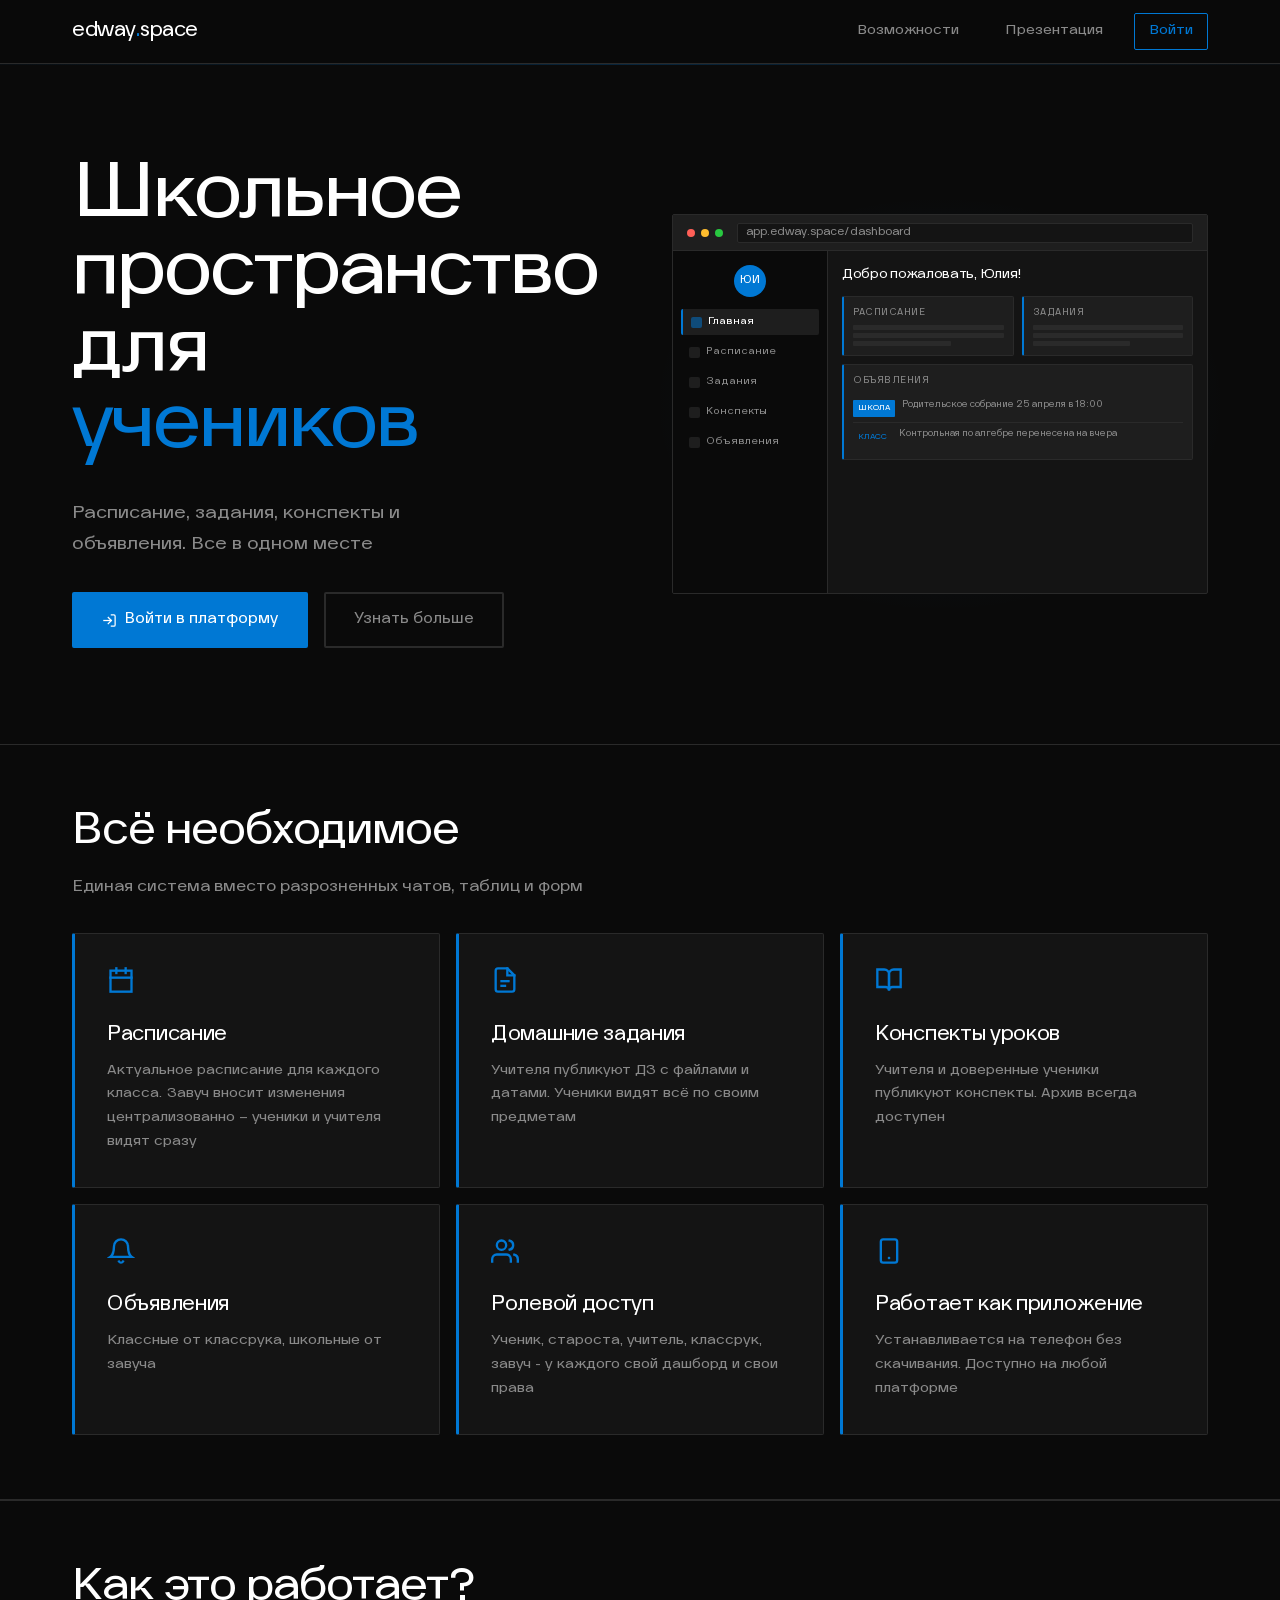
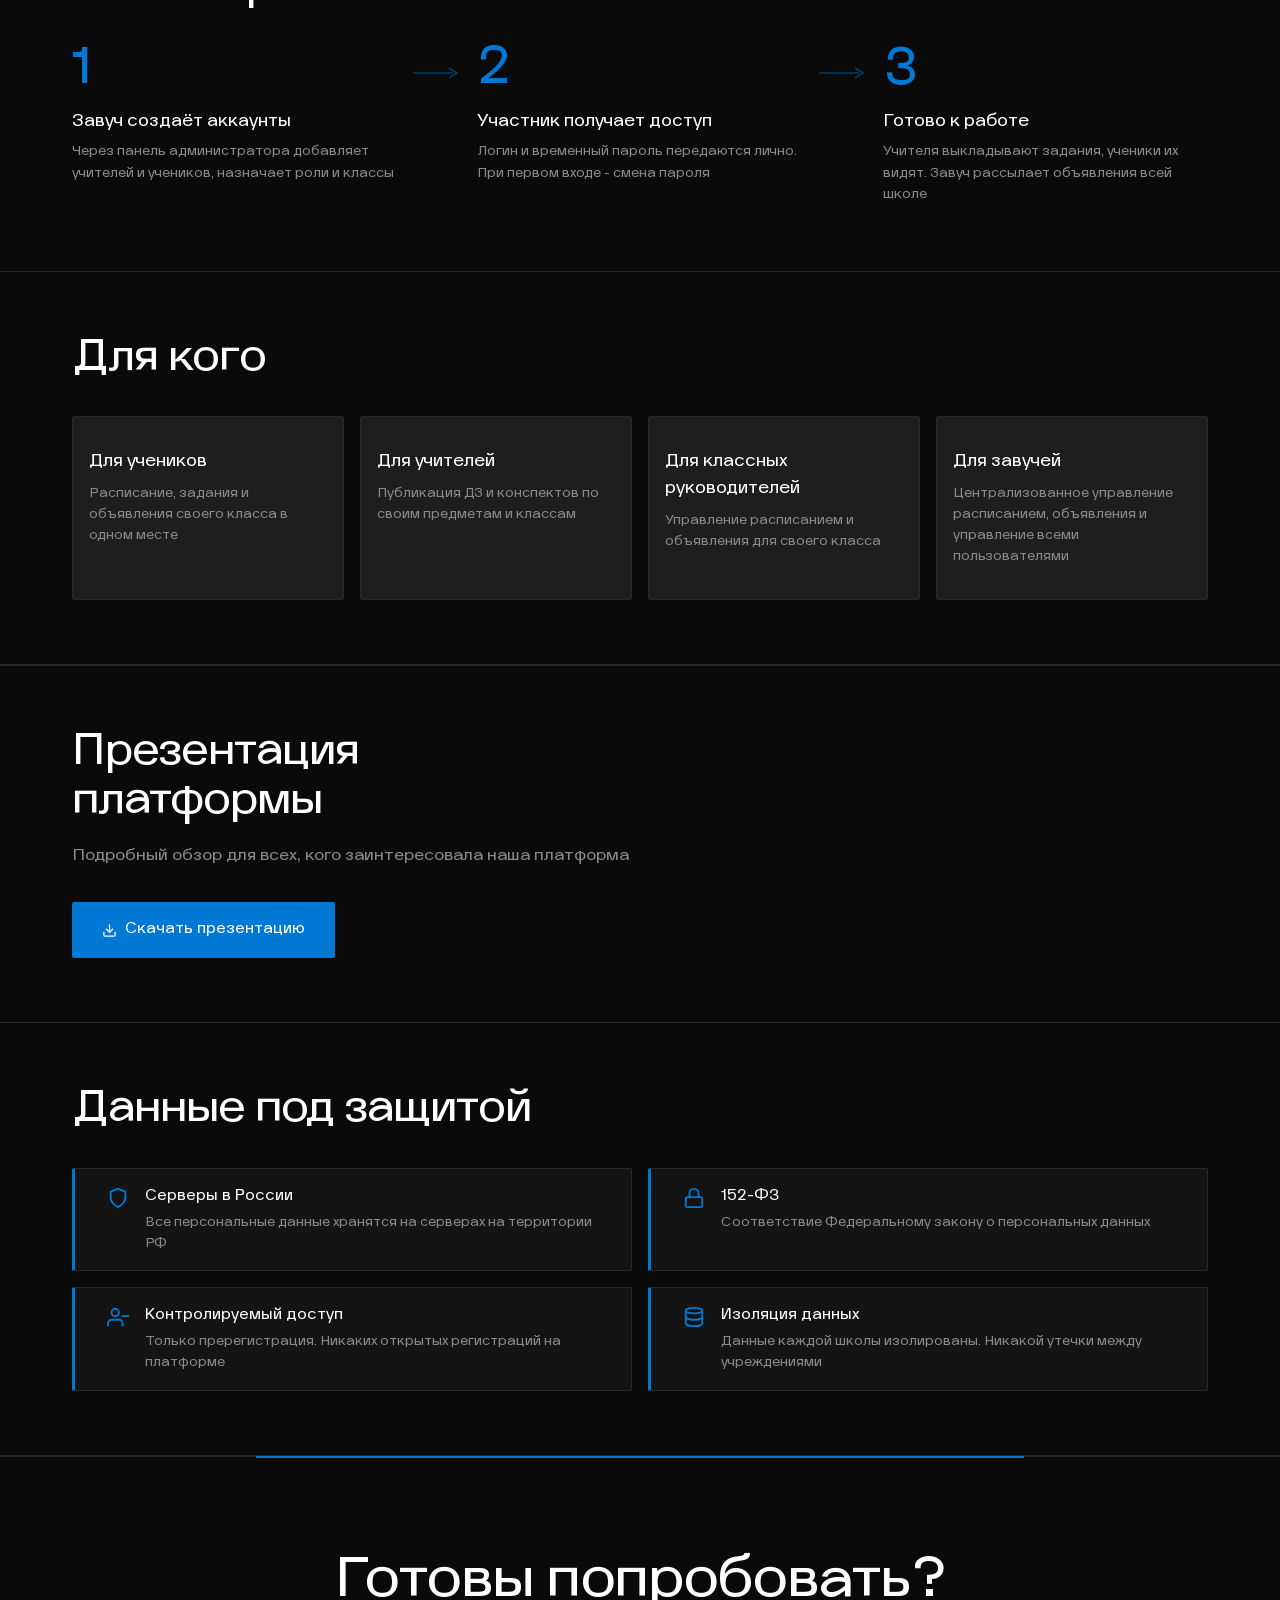
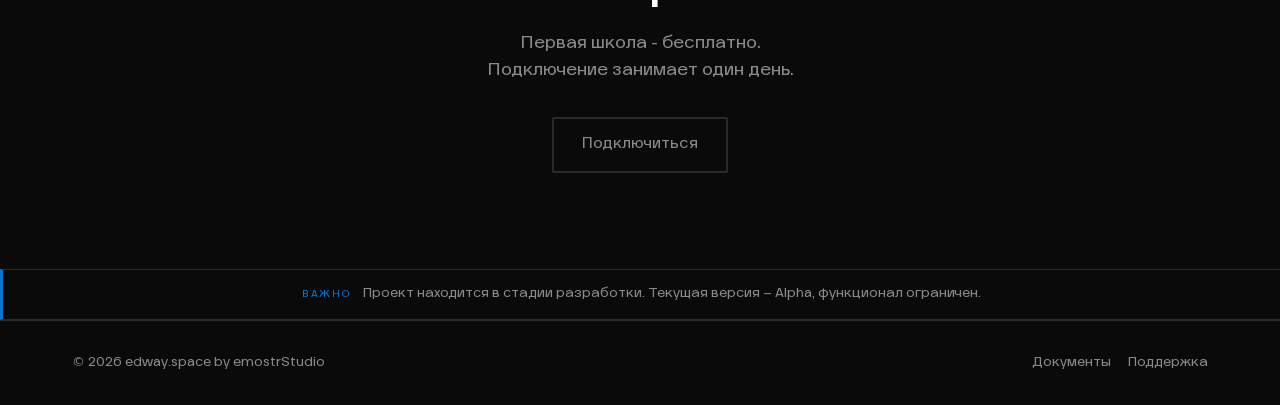
<file: index.html>
<!DOCTYPE html>
<html lang="ru">

<head>
    <meta charset="UTF-8">
    <meta name="viewport" content="width=device-width, initial-scale=1.0">
    <title>edway.space — единое школьное пространство</title>
    <meta name="description"
        content="Платформа для учеников, учителей и администрации. Расписание, домашние задания, объявления — всё в одном месте.">
    <link rel="icon" href="assets/pics/favicon.svg" type="image/svg+xml">
    <style>
        @font-face {
            font-family: 'Racama';
            src: url('assets/fonts/Racama-Regular.woff2') format('woff2');
            font-weight: 400 700;
            font-display: swap;
        }

        :root {
            --bg: #0a0a0a;
            --bg-card: #141414;
            --bg-secondary: #1e1e1e;
            --accent: #0078d4;
            --accent-dim: #005a9e;
            --accent-glow: rgba(0, 120, 212, 0.12);
            --text: #fff;
            --text-muted: #8a8a8a;
            --border: #2a2a2a;
            --radius: 2px;
            --sp-xs: 8px;
            --sp-sm: 16px;
            --sp-md: 32px;
            --sp-lg: 64px;
            --sp-xl: 96px;
            --container: 1200px;
        }

        *,
        *::before,
        *::after {
            box-sizing: border-box;
            margin: 0;
            padding: 0
        }

        html {
            scroll-behavior: smooth
        }

        body {
            background: var(--bg);
            color: var(--text);
            font-family: 'Racama', system-ui, sans-serif;
            font-size: 16px;
            line-height: 1.6;
            -webkit-font-smoothing: antialiased;
            overflow-x: hidden
        }

        a {
            color: inherit;
            text-decoration: none
        }

        .container {
            width: 100%;
            max-width: var(--container);
            margin-inline: auto;
            padding-inline: var(--sp-md)
        }

        .header {
            position: fixed;
            top: 0;
            left: 0;
            right: 0;
            z-index: 100;
            height: 64px;
            background: rgba(10, 10, 10, .88);
            backdrop-filter: blur(14px);
            -webkit-backdrop-filter: blur(14px);
            border-bottom: 1px solid var(--border)
        }

        .header__inner {
            display: flex;
            align-items: center;
            justify-content: space-between;
            height: 100%
        }

        .logo {
            font-size: 20px;
            font-weight: 700;
            letter-spacing: -.5px
        }

        .logo span {
            color: var(--accent)
        }

        .nav {
            display: flex;
            align-items: center;
            gap: var(--sp-sm)
        }

        .nav__link {
            font-size: 14px;
            font-weight: 600;
            color: var(--text-muted);
            padding: 6px 14px;
            border: 1px solid transparent;
            border-radius: var(--radius);
            transition: color .15s, border-color .15s, background .15s
        }

        .nav__link:hover {
            color: var(--text)
        }

        .nav__link--cta {
            color: var(--accent);
            border-color: var(--accent)
        }

        .nav__link--cta:hover {
            background: var(--accent);
            color: var(--text)
        }

        .reveal {
            opacity: 0;
            transform: translateY(28px);
            transition: opacity .7s cubic-bezier(.16, 1, .3, 1), transform .7s cubic-bezier(.16, 1, .3, 1)
        }

        .reveal.visible {
            opacity: 1;
            transform: none
        }

        .d1 {
            transition-delay: .1s
        }

        .d2 {
            transition-delay: .2s
        }

        .d3 {
            transition-delay: .3s
        }

        .d4 {
            transition-delay: .4s
        }

        .hero {
            padding-top: calc(64px + var(--sp-xl));
            padding-bottom: var(--sp-xl);
            position: relative;
            overflow: hidden
        }

        .hero::before {
            content: '';
            position: absolute;
            top: 64px;
            left: -10%;
            right: -10%;
            height: 1px;
            background: linear-gradient(90deg, transparent, var(--accent), transparent);
            opacity: .25
        }

        .hero__grid {
            display: grid;
            grid-template-columns: 1fr 1fr;
            gap: var(--sp-lg);
            align-items: center
        }

        .hero__eyebrow {
            display: inline-flex;
            align-items: center;
            gap: 8px;
            font-size: 11px;
            font-weight: 700;
            color: var(--accent);
            letter-spacing: 2px;
            text-transform: uppercase;
            margin-bottom: var(--sp-sm)
        }

        .hero__eyebrow::before {
            content: '';
            display: block;
            width: 20px;
            height: 1px;
            background: var(--accent)
        }

        .hero__heading {
            font-size: clamp(40px, 6vw, 80px);
            font-weight: 700;
            line-height: 1;
            letter-spacing: -2px;
            margin-bottom: var(--sp-md)
        }

        .ticker {
            display: inline-flex;
            vertical-align: bottom;
            overflow: hidden;
            height: 1em
        }

        #ticker-word {
            display: block;
            color: var(--accent);
            transition: transform .4s cubic-bezier(.16, 1, .3, 1), opacity .4s
        }

        #ticker-word.is-exiting {
            transform: translateY(-100%);
            opacity: 0
        }

        #ticker-word.is-entering {
            transform: translateY(100%);
            opacity: 0;
            transition: none
        }

        .hero__sub {
            font-size: 18px;
            color: var(--text-muted);
            max-width: 440px;
            margin-bottom: var(--sp-md);
            line-height: 1.7
        }

        .hero__actions {
            display: flex;
            gap: var(--sp-sm);
            flex-wrap: wrap
        }

        .btn {
            display: inline-flex;
            align-items: center;
            gap: 8px;
            padding: 14px 28px;
            font-family: inherit;
            font-size: 15px;
            font-weight: 600;
            border-radius: var(--radius);
            cursor: pointer;
            transition: all .15s;
            border: 2px solid var(--accent);
            background: var(--accent);
            color: var(--text)
        }

        .btn:hover {
            background: var(--accent-dim);
            border-color: var(--accent-dim)
        }

        .btn--outline {
            background: transparent;
            color: var(--text-muted);
            border-color: var(--border)
        }

        .btn--outline:hover {
            border-color: var(--accent);
            color: var(--text)
        }

        .hero__visual {
            position: relative;
            height: 380px
        }

        .hero__visual::after {
            content: '';
            position: absolute;
            inset: -20px;
            background: radial-gradient(ellipse at center, var(--accent-glow) 0%, transparent 70%);
            z-index: -1;
            pointer-events: none
        }

        .hero__screen {
            position: absolute;
            inset: 0;
            background: var(--bg-card);
            border: 1px solid var(--border);
            border-radius: var(--radius);
            overflow: hidden;
            display: flex;
            flex-direction: column
        }

        .screen__bar {
            height: 36px;
            background: var(--bg-secondary);
            border-bottom: 1px solid var(--border);
            display: flex;
            align-items: center;
            padding: 0 14px;
            gap: 6px;
            flex-shrink: 0
        }

        .dot {
            width: 8px;
            height: 8px;
            border-radius: 50%
        }

        .dot-r {
            background: #ff5f57
        }

        .dot-y {
            background: #febc2e
        }

        .dot-g {
            background: #28c840
        }

        .screen__url {
            flex: 1;
            height: 20px;
            background: var(--bg-card);
            border: 1px solid var(--border);
            border-radius: 2px;
            margin-left: 8px;
            padding: 0 8px;
            font-size: 11px;
            color: var(--text-muted);
            display: flex;
            align-items: center
        }

        .screen__body {
            flex: 1;
            display: flex;
            overflow: hidden
        }

        .screen__sb {
            width: 155px;
            background: var(--bg);
            border-right: 1px solid var(--border);
            padding: 14px 8px;
            flex-shrink: 0
        }

        .screen__av {
            width: 32px;
            height: 32px;
            border-radius: 50%;
            background: var(--accent);
            margin: 0 auto 12px;
            display: flex;
            align-items: center;
            justify-content: center;
            font-size: 11px;
            font-weight: 700
        }

        .sbn {
            height: 26px;
            border-radius: 2px;
            margin-bottom: 4px;
            display: flex;
            align-items: center;
            padding: 0 8px;
            gap: 6px;
            font-size: 10px;
            color: var(--text-muted)
        }

        .sbn--a {
            background: var(--bg-secondary);
            color: var(--text);
            border-left: 2px solid var(--accent)
        }

        .sbi {
            width: 11px;
            height: 11px;
            border-radius: 2px;
            background: var(--bg-secondary);
            flex-shrink: 0
        }

        .sbn--a .sbi {
            background: var(--accent);
            opacity: .5
        }

        .screen__main {
            flex: 1;
            padding: 14px;
            overflow: hidden
        }

        .sg {
            font-size: 13px;
            font-weight: 700;
            margin-bottom: 10px;
            letter-spacing: -.3px
        }

        .scr {
            display: grid;
            grid-template-columns: 1fr 1fr;
            gap: 8px;
            margin-bottom: 8px
        }

        .sc {
            background: var(--bg-secondary);
            border: 1px solid var(--border);
            border-left: 2px solid var(--accent);
            border-radius: 2px;
            padding: 9px
        }

        .sct {
            font-size: 9px;
            font-weight: 700;
            color: var(--text-muted);
            letter-spacing: .5px;
            margin-bottom: 5px
        }

        .scl {
            height: 5px;
            background: var(--border);
            border-radius: 1px;
            margin-bottom: 3px
        }

        .scl:last-child {
            width: 65%;
            margin: 0
        }

        .scw {
            background: var(--bg-secondary);
            border: 1px solid var(--border);
            border-left: 2px solid var(--accent);
            border-radius: 2px;
            padding: 9px
        }

        .san {
            display: flex;
            align-items: flex-start;
            gap: 7px;
            padding: 5px 0;
            border-bottom: 1px solid var(--border)
        }

        .san:last-child {
            border: none
        }

        .sbdg {
            font-size: 8px;
            font-weight: 700;
            padding: 2px 5px;
            background: var(--accent);
            color: #fff;
            border-radius: 1px;
            flex-shrink: 0;
            margin-top: 1px
        }

        .sat {
            font-size: 9px;
            color: var(--text-muted);
            line-height: 1.4
        }

        .stats {
            border-top: 1px solid var(--border);
            border-bottom: 1px solid var(--border);
            padding: var(--sp-md) 0
        }

        .stats__grid {
            display: grid;
            grid-template-columns: repeat(4, 1fr)
        }

        .stats__item {
            text-align: center;
            padding: var(--sp-sm);
            border-right: 1px solid var(--border)
        }

        .stats__item:last-child {
            border-right: none
        }

        .stats__num {
            display: block;
            font-size: 40px;
            font-weight: 700;
            color: var(--accent);
            letter-spacing: -1px;
            line-height: 1;
            margin-bottom: 4px
        }

        .stats__label {
            font-size: 13px;
            color: var(--text-muted)
        }

        section {
            padding-block: var(--sp-lg)
        }

        .section-label {
            display: block;
            font-size: 11px;
            font-weight: 700;
            color: var(--accent);
            letter-spacing: 2px;
            text-transform: uppercase;
            margin-bottom: var(--sp-xs)
        }

        .section-title {
            font-size: clamp(28px, 4vw, 44px);
            font-weight: 700;
            letter-spacing: -1px;
            margin-bottom: var(--sp-sm);
            line-height: 1.1
        }

        .section-sub {
            font-size: 16px;
            color: var(--text-muted);
            max-width: 560px;
            line-height: 1.7
        }

        .section-divider {
            border: none;
            border-top: 1px solid var(--border)
        }

        .features__grid {
            display: grid;
            grid-template-columns: repeat(3, 1fr);
            gap: var(--sp-sm);
            margin-top: var(--sp-md)
        }

        .card {
            background: var(--bg-card);
            border: 1px solid var(--border);
            border-radius: var(--radius);
            padding: var(--sp-md);
            transition: border-color .2s
        }

        .card:hover {
            border-color: rgba(0, 120, 212, .4)
        }

        .card--accent {
            border-left: 3px solid var(--accent)
        }

        .card__icon {
            color: var(--accent);
            margin-bottom: var(--sp-sm)
        }

        .card__title {
            font-size: 20px;
            font-weight: 700;
            margin-bottom: var(--sp-xs);
            letter-spacing: -.3px
        }

        .card__text {
            font-size: 14px;
            color: var(--text-muted);
            line-height: 1.7
        }

        .how {
            background: var(--bg);
            border-top: 1px solid var(--border);
            border-bottom: 1px solid var(--border)
        }

        .how__steps {
            display: flex;
            align-items: flex-start;
            margin-top: var(--sp-md)
        }

        .how__step {
            flex: 1
        }

        .how__num {
            display: block;
            font-size: 52px;
            font-weight: 700;
            color: var(--accent);
            letter-spacing: -2px;
            line-height: 1
        }

        .how__title {
            font-size: 17px;
            font-weight: 700;
            margin-top: 12px;
            margin-bottom: 6px
        }

        .how__text {
            font-size: 13px;
            color: var(--text-muted);
            line-height: 1.65
        }

        .how__connector {
            flex-shrink: 0;
            display: flex;
            align-items: flex-start;
            padding-top: 20px;
            opacity: .45;
            margin-inline: var(--sp-sm)
        }

        .roles__grid {
            display: grid;
            grid-template-columns: repeat(4, 1fr);
            gap: var(--sp-sm);
            margin-top: var(--sp-md)
        }

        .role-card {
            background: var(--bg-secondary);
            border: 1px solid var(--border);
            border-radius: var(--radius);
            padding: var(--sp-md) var(--sp-sm);
            transition: border-color .2s
        }

        .role-card:hover {
            border-color: var(--accent)
        }

        .role-card__label {
            display: block;
            font-size: 11px;
            font-weight: 700;
            color: var(--accent);
            letter-spacing: 1.5px;
            margin-bottom: var(--sp-sm)
        }

        .role-card__title {
            font-size: 17px;
            font-weight: 700;
            margin-bottom: var(--sp-xs)
        }

        .role-card__text {
            font-size: 13px;
            color: var(--text-muted);
            line-height: 1.6
        }

        .presentation {
            background: var(--bg);
            border-top: 1px solid var(--border);
            border-bottom: 1px solid var(--border)
        }



        .pres__meta {
            display: flex;
            gap: var(--sp-sm);
            flex-wrap: wrap;
            margin-top: var(--sp-md)
        }

        .meta-tag {
            font-size: 12px;
            color: var(--text-muted);
            background: var(--bg-secondary);
            border: 1px solid var(--border);
            padding: 4px 10px;
            border-radius: 2px
        }

        .pres__actions {
            display: flex;
            gap: var(--sp-sm);
            margin-top: var(--sp-md);
            flex-wrap: wrap
        }

        .security__grid {
            display: grid;
            grid-template-columns: 1fr 1fr;
            gap: var(--sp-sm);
            margin-top: var(--sp-md)
        }

        .sec-card {
            display: flex;
            gap: var(--sp-sm);
            align-items: flex-start;
            background: var(--bg-card);
            border: 1px solid var(--border);
            border-left: 3px solid var(--accent);
            border-radius: var(--radius);
            padding: var(--sp-sm) var(--sp-md)
        }

        .sec-card__icon {
            color: var(--accent);
            flex-shrink: 0;
            margin-top: 2px
        }

        .sec-card__title {
            font-size: 15px;
            font-weight: 700;
            margin-bottom: 4px
        }

        .sec-card__text {
            font-size: 13px;
            color: var(--text-muted);
            line-height: 1.6
        }

        .cta {
            text-align: center;
            padding-block: var(--sp-xl);
            border-top: 1px solid var(--border);
            position: relative
        }

        .cta::before {
            content: '';
            position: absolute;
            top: -1px;
            left: 20%;
            right: 20%;
            height: 2px;
            background: var(--accent)
        }

        .cta__heading {
            font-size: clamp(32px, 5vw, 56px);
            font-weight: 700;
            letter-spacing: -1.5px;
            line-height: 1.1;
            margin-bottom: var(--sp-sm)
        }

        .cta__sub {
            font-size: 17px;
            color: var(--text-muted);
            max-width: 440px;
            margin: 0 auto var(--sp-md);
            line-height: 1.6
        }

        .cta__actions {
            display: flex;
            gap: var(--sp-sm);
            justify-content: center;
            flex-wrap: wrap
        }

        .cta__note {
            margin-top: var(--sp-sm);
            font-size: 13px;
            color: var(--text-muted)
        }

        .alpha-notice {
            background: var(--bg);
            border-top: 1px solid var(--border);
            border-bottom: 1px solid var(--border);
            border-left: 3px solid var(--accent);
            padding: 14px 32px;
            font-size: 13px;
            color: var(--text-muted);
            text-align: center
        }

        .alpha-notice__label {
            font-size: 10px;
            font-weight: 700;
            color: var(--accent);
            letter-spacing: 1.5px;
            margin-right: 10px
        }

        .footer {
            padding-block: var(--sp-md);
            border-top: 1px solid var(--border)
        }

        .footer__inner {
            display: flex;
            align-items: center;
            justify-content: space-between;
            flex-wrap: wrap;
            gap: var(--sp-sm)
        }

        .footer__copy {
            font-size: 13px;
            color: var(--text-muted)
        }

        .footer__nav {
            display: flex;
            gap: var(--sp-sm)
        }

        .footer__link {
            font-size: 13px;
            color: var(--text-muted);
            transition: color .15s
        }

        .footer__link:hover {
            color: var(--text)
        }

        @media(max-width:900px) {
            .hero__grid {
                grid-template-columns: 1fr
            }

            .hero__visual {
                display: none
            }


            .roles__grid {
                grid-template-columns: 1fr 1fr
            }

            .stats__grid {
                grid-template-columns: 1fr 1fr
            }

            .stats__item:nth-child(2) {
                border-right: none
            }

            .stats__item:nth-child(3) {
                border-top: 1px solid var(--border)
            }

            .stats__item:nth-child(4) {
                border-top: 1px solid var(--border);
                border-right: none
            }
        }

        @media(max-width:640px) {
            :root {
                --sp-lg: 48px;
                --sp-xl: 64px
            }

            .container {
                padding-inline: var(--sp-sm)
            }

            .features__grid,
            .security__grid {
                grid-template-columns: 1fr
            }

            .roles__grid {
                grid-template-columns: 1fr
            }

            .how__steps {
                flex-direction: column;
                gap: var(--sp-md)
            }

            .how__connector {
                display: none
            }

            .footer__inner {
                flex-direction: column;
                align-items: flex-start
            }

            .nav__link:not(.nav__link--cta) {
                display: none
            }
        }
    </style>
</head>

<body>

    <header class="header">
        <div class="container header__inner">
            <a href="/" class="logo">edway<span>.</span>space</a>
            <nav class="nav">
                <a href="#features" class="nav__link">Возможности</a>
                <a href="#presentation" class="nav__link">Презентация</a>
                <a href="https://app.edway.space/login" class="nav__link nav__link--cta">Войти</a>
            </nav>
        </div>
    </header>

    <section class="hero">
        <div class="container">
            <div class="hero__grid">
                <div>
                    <h1 class="hero__heading reveal d1">
                        Школьное<br>пространство<br>для
                        <span class="ticker"><span id="ticker-word">учеников</span></span>
                    </h1>
                    <p class="hero__sub reveal d2">Расписание, задания, конспекты и объявления. Все в одном месте</p>
                    <div class="hero__actions reveal d3">
                        <a href="https://app.edway.space" class="btn">
                            <svg width="15" height="15" viewBox="0 0 24 24" fill="none" stroke="currentColor"
                                stroke-width="2" stroke-linecap="square">
                                <path d="M15 3h4a2 2 0 0 1 2 2v14a2 2 0 0 1-2 2h-4" />
                                <polyline points="10 17 15 12 10 7" />
                                <line x1="15" y1="12" x2="3" y2="12" />
                            </svg>
                            Войти в платформу
                        </a>
                        <a href="#features" class="btn btn--outline">Узнать больше</a>
                    </div>
                </div>

                <div class="hero__visual reveal d2">
                    <div class="hero__screen">
                        <div class="screen__bar">
                            <div class="dot dot-r"></div>
                            <div class="dot dot-y"></div>
                            <div class="dot dot-g"></div>
                            <div class="screen__url">app.edway.space/dashboard</div>
                        </div>
                        <div class="screen__body">
                            <div class="screen__sb">
                                <div class="screen__av">ЮИ</div>
                                <div class="sbn sbn--a">
                                    <div class="sbi"></div>Главная
                                </div>
                                <div class="sbn">
                                    <div class="sbi"></div>Расписание
                                </div>
                                <div class="sbn">
                                    <div class="sbi"></div>Задания
                                </div>
                                <div class="sbn">
                                    <div class="sbi"></div>Конспекты
                                </div>
                                <div class="sbn">
                                    <div class="sbi"></div>Объявления
                                </div>
                            </div>
                            <div class="screen__main">
                                <div class="sg">Добро пожаловать, Юлия!</div>
                                <div class="scr">
                                    <div class="sc">
                                        <div class="sct">РАСПИСАНИЕ</div>
                                        <div class="scl"></div>
                                        <div class="scl"></div>
                                        <div class="scl"></div>
                                    </div>
                                    <div class="sc">
                                        <div class="sct">ЗАДАНИЯ</div>
                                        <div class="scl"></div>
                                        <div class="scl"></div>
                                        <div class="scl"></div>
                                    </div>
                                </div>
                                <div class="scw">
                                    <div class="sct">ОБЪЯВЛЕНИЯ</div>
                                    <div class="san">
                                        <div class="sbdg">ШКОЛА</div>
                                        <div class="sat">Родительское собрание 25 апреля в 18:00</div>
                                    </div>
                                    <div class="san">
                                        <div class="sbdg" style="background:var(--bg-secondary);color:var(--accent)">
                                            КЛАСС</div>
                                        <div class="sat">Контрольная по алгебре перенесена на вчера</div>
                                    </div>
                                </div>
                            </div>
                        </div>
                    </div>
                </div>
            </div>
        </div>
    </section>

    <hr class="section-divider">


    <section id="features">
        <div class="container">
            <h2 class="section-title reveal">Всё необходимое</h2>
            <p class="section-sub reveal">Единая система вместо разрозненных чатов, таблиц и форм</p>
            <div class="features__grid">
                <article class="card card--accent reveal d1">
                    <div class="card__icon"><svg width="28" height="28" viewBox="0 0 24 24" fill="none"
                            stroke="currentColor" stroke-width="2" stroke-linecap="square">
                            <rect x="3" y="4" width="18" height="18" />
                            <line x1="16" y1="2" x2="16" y2="6" />
                            <line x1="8" y1="2" x2="8" y2="6" />
                            <line x1="3" y1="10" x2="21" y2="10" />
                        </svg></div>
                    <h3 class="card__title">Расписание</h3>
                    <p class="card__text">Актуальное расписание для каждого класса. Завуч вносит изменения
                        централизованно — ученики и учителя
                        видят сразу</p>
                </article>
                <article class="card card--accent reveal d2">
                    <div class="card__icon"><svg width="28" height="28" viewBox="0 0 24 24" fill="none"
                            stroke="currentColor" stroke-width="2" stroke-linecap="square">
                            <path d="M14 2H6a2 2 0 0 0-2 2v16a2 2 0 0 0 2 2h12a2 2 0 0 0 2-2V8z" />
                            <polyline points="14 2 14 8 20 8" />
                            <line x1="9" y1="13" x2="15" y2="13" />
                            <line x1="9" y1="17" x2="12" y2="17" />
                        </svg></div>
                    <h3 class="card__title">Домашние задания</h3>
                    <p class="card__text">Учителя публикуют ДЗ с файлами и датами. Ученики видят всё по своим
                        предметам</p>
                </article>
                <article class="card card--accent reveal d3">
                    <div class="card__icon"><svg width="28" height="28" viewBox="0 0 24 24" fill="none"
                            stroke="currentColor" stroke-width="2" stroke-linecap="square">
                            <path d="M2 3h6a4 4 0 0 1 4 4v14a3 3 0 0 0-3-3H2z" />
                            <path d="M22 3h-6a4 4 0 0 0-4 4v14a3 3 0 0 1 3-3h7z" />
                        </svg></div>
                    <h3 class="card__title">Конспекты уроков</h3>
                    <p class="card__text">Учителя и доверенные ученики публикуют конспекты. Архив всегда доступен</p>
                </article>
                <article class="card card--accent reveal d1">
                    <div class="card__icon"><svg width="28" height="28" viewBox="0 0 24 24" fill="none"
                            stroke="currentColor" stroke-width="2" stroke-linecap="square">
                            <path d="M18 8A6 6 0 0 0 6 8c0 7-3 9-3 9h18s-3-2-3-9" />
                            <path d="M13.73 21a2 2 0 0 1-3.46 0" />
                        </svg></div>
                    <h3 class="card__title">Объявления</h3>
                    <p class="card__text">Классные от классрука, школьные от завуча</p>
                </article>
                <article class="card card--accent reveal d2">
                    <div class="card__icon"><svg width="28" height="28" viewBox="0 0 24 24" fill="none"
                            stroke="currentColor" stroke-width="2" stroke-linecap="square">
                            <path d="M17 21v-2a4 4 0 0 0-4-4H5a4 4 0 0 0-4 4v2" />
                            <circle cx="9" cy="7" r="4" />
                            <path d="M23 21v-2a4 4 0 0 0-3-3.87" />
                            <path d="M16 3.13a4 4 0 0 1 0 7.75" />
                        </svg></div>
                    <h3 class="card__title">Ролевой доступ</h3>
                    <p class="card__text">Ученик, староста, учитель, классрук, завуч - у каждого свой дашборд и свои
                        права</p>
                </article>
                <article class="card card--accent reveal d3">
                    <div class="card__icon"><svg width="28" height="28" viewBox="0 0 24 24" fill="none"
                            stroke="currentColor" stroke-width="2" stroke-linecap="square">
                            <rect x="5" y="2" width="14" height="20" rx="2" ry="2" />
                            <line x1="12" y1="18" x2="12.01" y2="18" />
                        </svg></div>
                    <h3 class="card__title">Работает как приложение</h3>
                    <p class="card__text">Устанавливается на телефон без скачивания. Доступно на любой платформе</p>
                </article>
            </div>
        </div>
    </section>

    <hr class="section-divider">

    <section class="how">
        <div class="container">
            <h2 class="section-title reveal">Как это работает?</h2>
            <div class="how__steps">
                <div class="how__step reveal d1">
                    <span class="how__num">1</span>
                    <h3 class="how__title">Завуч создаёт аккаунты</h3>
                    <p class="how__text">Через панель администратора добавляет учителей и учеников, назначает роли и
                        классы</p>
                </div>
                <div class="how__connector" aria-hidden="true">
                    <svg width="48" height="16" viewBox="0 0 48 16" fill="none">
                        <line x1="0" y1="8" x2="40" y2="8" stroke="#0078d4" stroke-width="1.5" />
                        <polyline points="36,3 44,8 36,13" stroke="#0078d4" stroke-width="1.5" fill="none"
                            stroke-linejoin="miter" />
                    </svg>
                </div>
                <div class="how__step reveal d2">
                    <span class="how__num">2</span>
                    <h3 class="how__title">Участник получает доступ</h3>
                    <p class="how__text">Логин и временный пароль передаются лично. При первом входе - смена пароля</p>
                </div>
                <div class="how__connector" aria-hidden="true">
                    <svg width="48" height="16" viewBox="0 0 48 16" fill="none">
                        <line x1="0" y1="8" x2="40" y2="8" stroke="#0078d4" stroke-width="1.5" />
                        <polyline points="36,3 44,8 36,13" stroke="#0078d4" stroke-width="1.5" fill="none"
                            stroke-linejoin="miter" />
                    </svg>
                </div>
                <div class="how__step reveal d3">
                    <span class="how__num">3</span>
                    <h3 class="how__title">Готово к работе</h3>
                    <p class="how__text">Учителя выкладывают задания, ученики их видят. Завуч рассылает объявления всей
                        школе</p>
                </div>
            </div>
        </div>
    </section>

    <section>
        <div class="container">
            <h2 class="section-title reveal">Для кого</h2>
            <div class="roles__grid">
                <article class="role-card reveal d1">
                    <h3 class="role-card__title">Для учеников</h3>
                    <p class="role-card__text">Расписание, задания и объявления своего класса в одном месте</p>
                </article>
                <article class="role-card reveal d2">
                    <h3 class="role-card__title">Для учителей</h3>
                    <p class="role-card__text">Публикация ДЗ и конспектов по своим предметам и классам</p>
                </article>
                <article class="role-card reveal d3">
                    <h3 class="role-card__title">Для классных руководителей</h3>
                    <p class="role-card__text">Управление расписанием и объявления для своего класса</p>
                </article>
                <article class="role-card reveal d4">
                    <h3 class="role-card__title">Для завучей</h3>
                    <p class="role-card__text">Централизованное управление расписанием, объявления и управление всеми
                        пользователями</p>
                </article>
            </div>
        </div>
    </section>

    <hr class="section-divider">

    <section id="presentation" class="presentation">
        <div class="container">
            <div class="reveal">
                    <h2 class="section-title">Презентация<br>платформы</h2>
                    <p class="section-sub">Подробный обзор для всех, кого заинтересовала наша платформа</p>
                    <div class="pres__actions">
                        <a href="assets/edwayspace_pres.pptx" download class="btn">
                            <svg width="15" height="15" viewBox="0 0 24 24" fill="none" stroke="currentColor"
                                stroke-width="2" stroke-linecap="square">
                                <path d="M21 15v4a2 2 0 0 1-2 2H5a2 2 0 0 1-2-2v-4" />
                                <polyline points="7 10 12 15 17 10" />
                                <line x1="12" y1="15" x2="12" y2="3" />
                            </svg>
                            Скачать презентацию
                        </a>
                    </div>
                </div>
        </div>
    </section>

    <section>
        <div class="container">
            <h2 class="section-title reveal">Данные под защитой</h2>
            <div class="security__grid">
                <div class="sec-card reveal d1">
                    <div class="sec-card__icon"><svg width="22" height="22" viewBox="0 0 24 24" fill="none"
                            stroke="currentColor" stroke-width="2" stroke-linecap="square">
                            <path d="M12 22s8-4 8-10V5l-8-3-8 3v7c0 6 8 10 8 10z" />
                        </svg></div>
                    <div>
                        <h4 class="sec-card__title">Серверы в России</h4>
                        <p class="sec-card__text">Все персональные данные хранятся на серверах на территории РФ</p>
                    </div>
                </div>
                <div class="sec-card reveal d2">
                    <div class="sec-card__icon"><svg width="22" height="22" viewBox="0 0 24 24" fill="none"
                            stroke="currentColor" stroke-width="2" stroke-linecap="square">
                            <rect x="3" y="11" width="18" height="11" rx="2" ry="2" />
                            <path d="M7 11V7a5 5 0 0 1 10 0v4" />
                        </svg></div>
                    <div>
                        <h4 class="sec-card__title">152-ФЗ</h4>
                        <p class="sec-card__text">Соответствие Федеральному закону о персональных данных</p>
                    </div>
                </div>
                <div class="sec-card reveal d3">
                    <div class="sec-card__icon"><svg width="22" height="22" viewBox="0 0 24 24" fill="none"
                            stroke="currentColor" stroke-width="2" stroke-linecap="square">
                            <path d="M17 21v-2a4 4 0 0 0-4-4H5a4 4 0 0 0-4 4v2" />
                            <circle cx="9" cy="7" r="4" />
                            <line x1="23" y1="11" x2="17" y2="11" />
                        </svg></div>
                    <div>
                        <h4 class="sec-card__title">Контролируемый доступ</h4>
                        <p class="sec-card__text">Только пререгистрация. Никаких открытых регистраций на платформе</p>
                    </div>
                </div>
                <div class="sec-card reveal d4">
                    <div class="sec-card__icon"><svg width="22" height="22" viewBox="0 0 24 24" fill="none"
                            stroke="currentColor" stroke-width="2" stroke-linecap="square">
                            <ellipse cx="12" cy="5" rx="9" ry="3" />
                            <path d="M21 12c0 1.66-4 3-9 3s-9-1.34-9-3" />
                            <path d="M3 5v14c0 1.66 4 3 9 3s9-1.34 9-3V5" />
                        </svg></div>
                    <div>
                        <h4 class="sec-card__title">Изоляция данных</h4>
                        <p class="sec-card__text">Данные каждой школы изолированы. Никакой утечки между учреждениями</p>
                    </div>
                </div>
            </div>
        </div>
    </section>

    <hr class="section-divider">

    <section class="cta">
        <div class="container">
            <h2 class="cta__heading reveal">Готовы попробовать?</h2>
            <p class="cta__sub reveal">Первая школа - бесплатно.<br>Подключение занимает один день.</p>
            <div class="cta__actions reveal">
                <a href="mailto:connect@edway.space" class="btn btn--outline">Подключиться</a>
            </div>
        </div>
    </section>

    <aside class="alpha-notice">
        <span class="alpha-notice__label">ВАЖНО</span>Проект находится в стадии разработки. Текущая версия — Alpha,
        функционал ограничен.
    </aside>

    <footer class="footer">
        <div class="container footer__inner">
            <span class="footer__copy">© 2026 edway.space by emostrStudio</span>
            <nav class="footer__nav">
                <a href="pages/documents.html" class="footer__link">Документы</a>
                <a href="pages/support.html" class="footer__link">Поддержка</a>
            </nav>
        </div>
    </footer>

    <script>
        (function () {
            var words = ['учеников', 'учителей', 'классруков', 'завучей'];
            var el = document.getElementById('ticker-word');
            var tickerEl = el.parentElement;
            var probe = document.createElement('span');
            probe.style.cssText = 'position:absolute;visibility:hidden;white-space:nowrap';
            tickerEl.appendChild(probe);
            var maxW = 0;
            words.forEach(function (w) { probe.textContent = w; if (probe.offsetWidth > maxW) maxW = probe.offsetWidth; });
            tickerEl.removeChild(probe);
            tickerEl.style.minWidth = maxW + 'px';
            var i = 0;
            function tick() {
                el.classList.add('is-exiting');
                setTimeout(function () {
                    i = (i + 1) % words.length;
                    el.classList.add('is-entering');
                    el.classList.remove('is-exiting');
                    el.textContent = words[i];
                    el.offsetWidth;
                    el.classList.remove('is-entering');
                }, 400);
            }
            setInterval(tick, 2200);
        }());
        (function () {
            var els = document.querySelectorAll('.reveal');
            var io = new IntersectionObserver(function (entries) {
                entries.forEach(function (e) {
                    if (e.isIntersecting) { e.target.classList.add('visible'); io.unobserve(e.target); }
                });
            }, { threshold: 0.1, rootMargin: '0px 0px -30px 0px' });
            els.forEach(function (el) { io.observe(el); });
        }());
    </script>
</body>

</html>
</file>
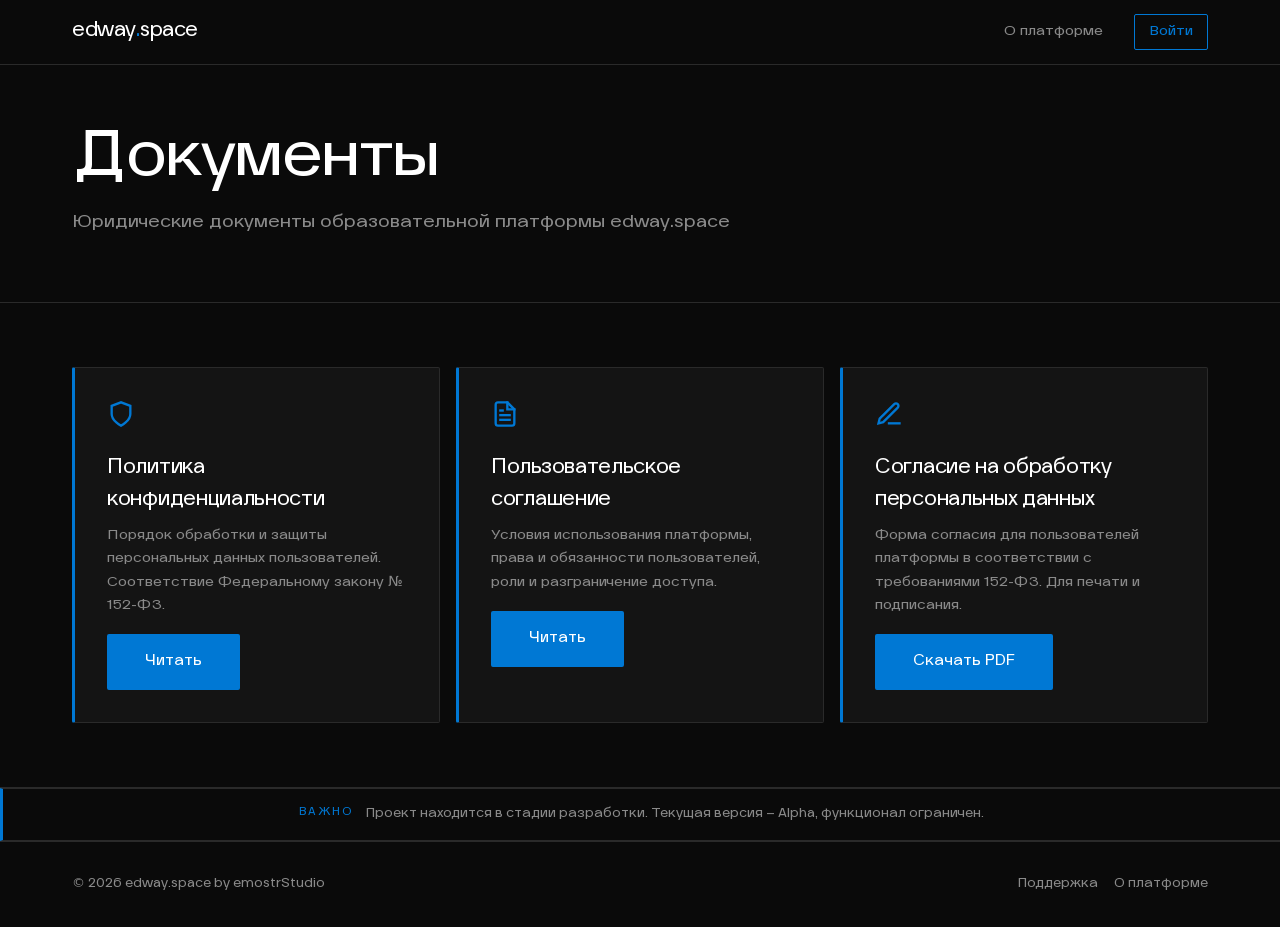
<file: pages/documents.html>
<!DOCTYPE html>
<html lang="ru">

<head>
    <meta charset="UTF-8">
    <meta name="viewport" content="width=device-width, initial-scale=1.0">
    <title>Документы — edway.space</title>
    <link rel="stylesheet" href="../css/style.css">
    <link rel="icon" href="/assets/pics/favicon.svg" type="image/svg+xml">
</head>

<body class="page--support">

    <header class="header">
        <div class="container header__inner">
            <a href="../" class="logo">edway<span class="logo__dot">.</span>space</a>
            <nav class="nav">
                <a href="../index.html" class="nav__link">О платформе</a>
                <a href="https://app.edway.space" class="nav__link nav__link--cta">Войти</a>
            </nav>
        </div>
    </header>

    <main class="support-main">

        <section class="support-hero">
            <div class="container">
                <h1 class="support-hero__heading">Документы</h1>
                <p class="support-hero__sub">Юридические документы образовательной платформы edway.space</p>
            </div>
        </section>

        <section class="support-topics">
            <div class="container">
                <div class="features__grid">

                    <article class="card card--accent">
                        <div class="card__icon">
                            <svg width="28" height="28" viewBox="0 0 24 24" fill="none" stroke="currentColor"
                                stroke-width="2" stroke-linecap="square">
                                <path d="M12 22s8-4 8-10V5l-8-3-8 3v7c0 6 8 10 8 10z" />
                            </svg>
                        </div>
                        <h3 class="card__title">Политика конфиденциальности</h3>
                        <p class="card__text">Порядок обработки и защиты персональных данных пользователей. Соответствие
                            Федеральному закону № 152-ФЗ.</p>
                        <div class="card__actions">
                            <a href="privacy.html" class="btn">Читать</a>
                        </div>
                    </article>

                    <article class="card card--accent">
                        <div class="card__icon">
                            <svg width="28" height="28" viewBox="0 0 24 24" fill="none" stroke="currentColor"
                                stroke-width="2" stroke-linecap="square">
                                <path d="M14 2H6a2 2 0 0 0-2 2v16a2 2 0 0 0 2 2h12a2 2 0 0 0 2-2V8z" />
                                <polyline points="14 2 14 8 20 8" />
                                <line x1="16" y1="13" x2="8" y2="13" />
                                <line x1="16" y1="17" x2="8" y2="17" />
                                <polyline points="10 9 9 9 8 9" />
                            </svg>
                        </div>
                        <h3 class="card__title">Пользовательское соглашение</h3>
                        <p class="card__text">Условия использования платформы, права и обязанности пользователей, роли и
                            разграничение доступа.</p>
                        <div class="card__actions">
                            <a href="tos.html" class="btn">Читать</a>
                        </div>
                    </article>

                    <article class="card card--accent">
                        <div class="card__icon">
                            <svg width="28" height="28" viewBox="0 0 24 24" fill="none" stroke="currentColor"
                                stroke-width="2" stroke-linecap="square">
                                <path d="M12 20h9" />
                                <path d="M16.5 3.5a2.121 2.121 0 0 1 3 3L7 19l-4 1 1-4L16.5 3.5z" />
                            </svg>
                        </div>
                        <h3 class="card__title">Согласие на обработку персональных данных</h3>
                        <p class="card__text">Форма согласия для пользователей платформы в соответствии с требованиями
                            152-ФЗ. Для печати и подписания.</p>
                        <div class="card__actions">
                            <a href="../assets/edwayspace-sopd.pdf" download class="btn">Скачать PDF</a>
                        </div>
                    </article>

                </div>
            </div>
        </section>

    </main>

    <aside class="alpha-notice">
        <span class="alpha-notice__label">ВАЖНО</span>Проект находится в стадии разработки. Текущая версия — Alpha,
        функционал ограничен.
    </aside>

    <footer class="footer">
        <div class="container footer__inner">
            <span class="footer__copy">© 2026 edway.space by emostrStudio</span>
            <nav class="footer__nav">
                <a href="support.html" class="footer__link">Поддержка</a>
                <a href="../index.html" class="footer__link">О платформе</a>
            </nav>
        </div>
    </footer>

</body>

</html>
</file>
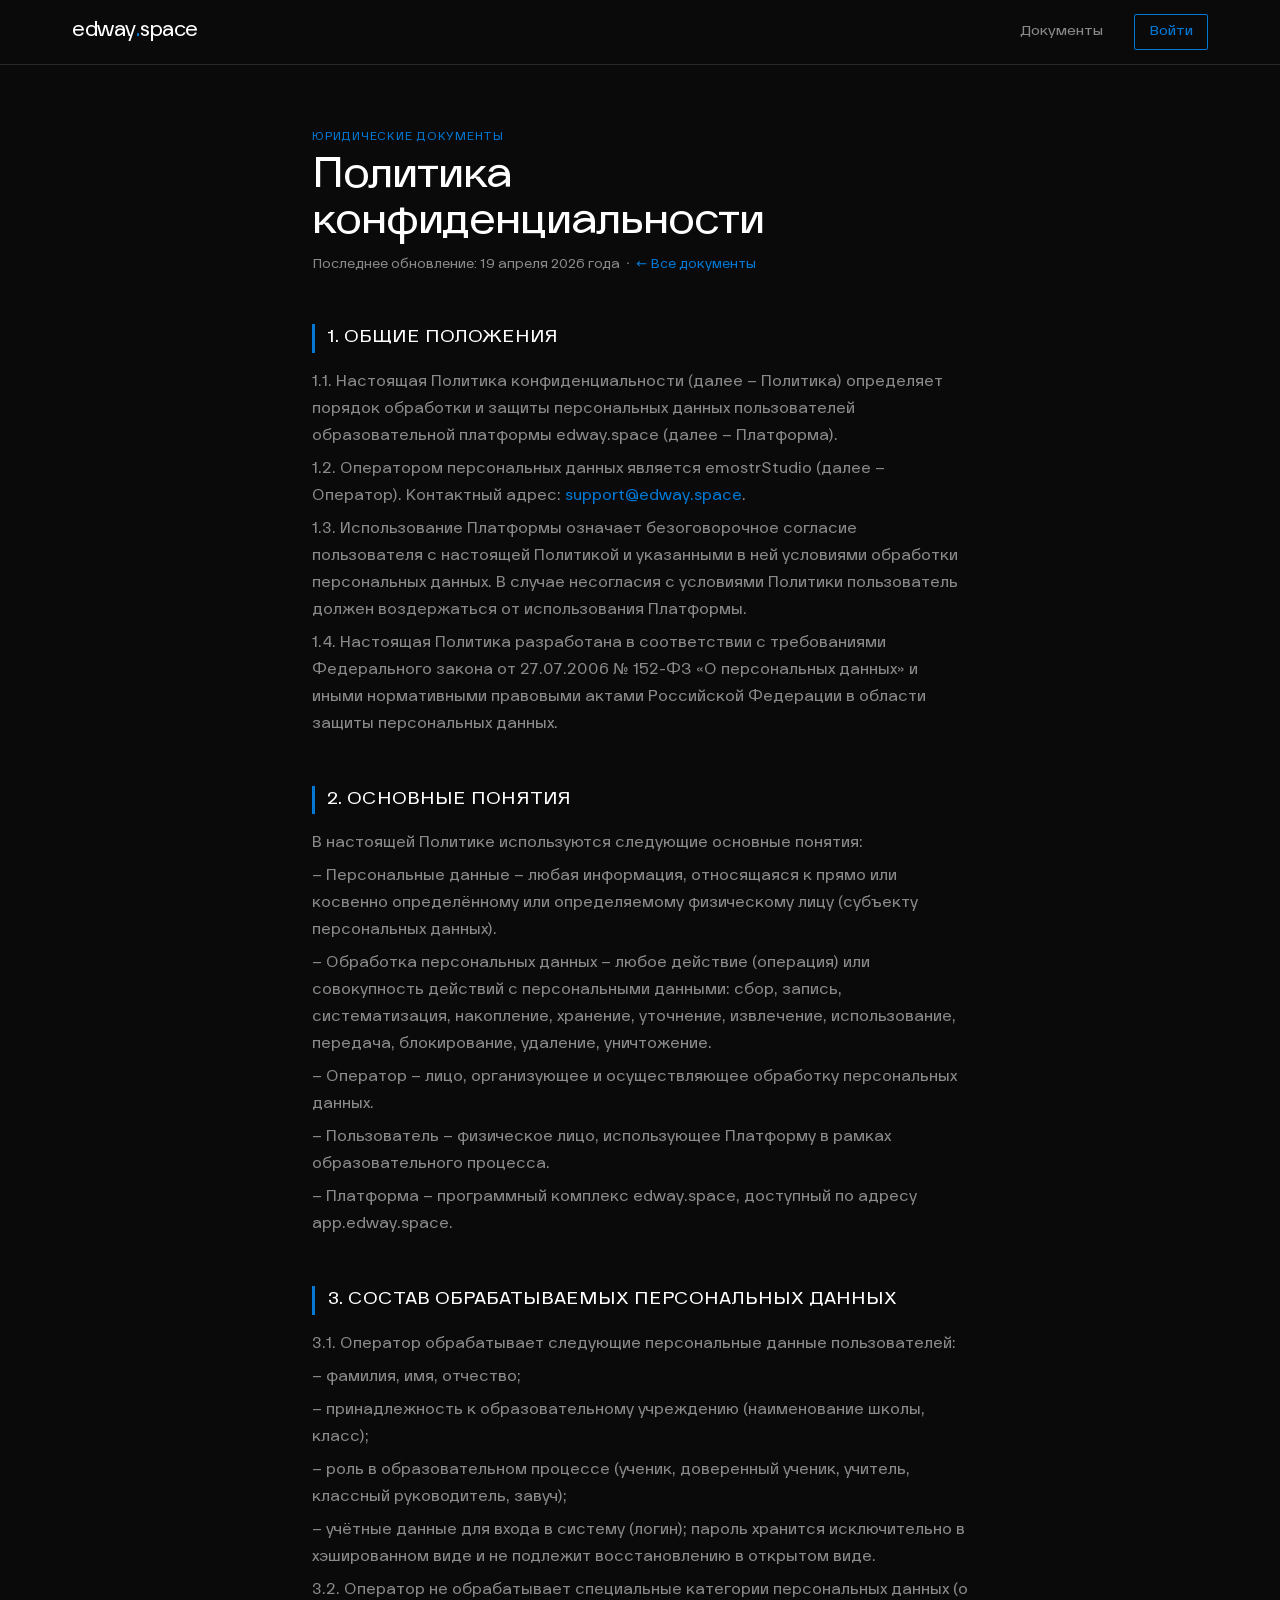
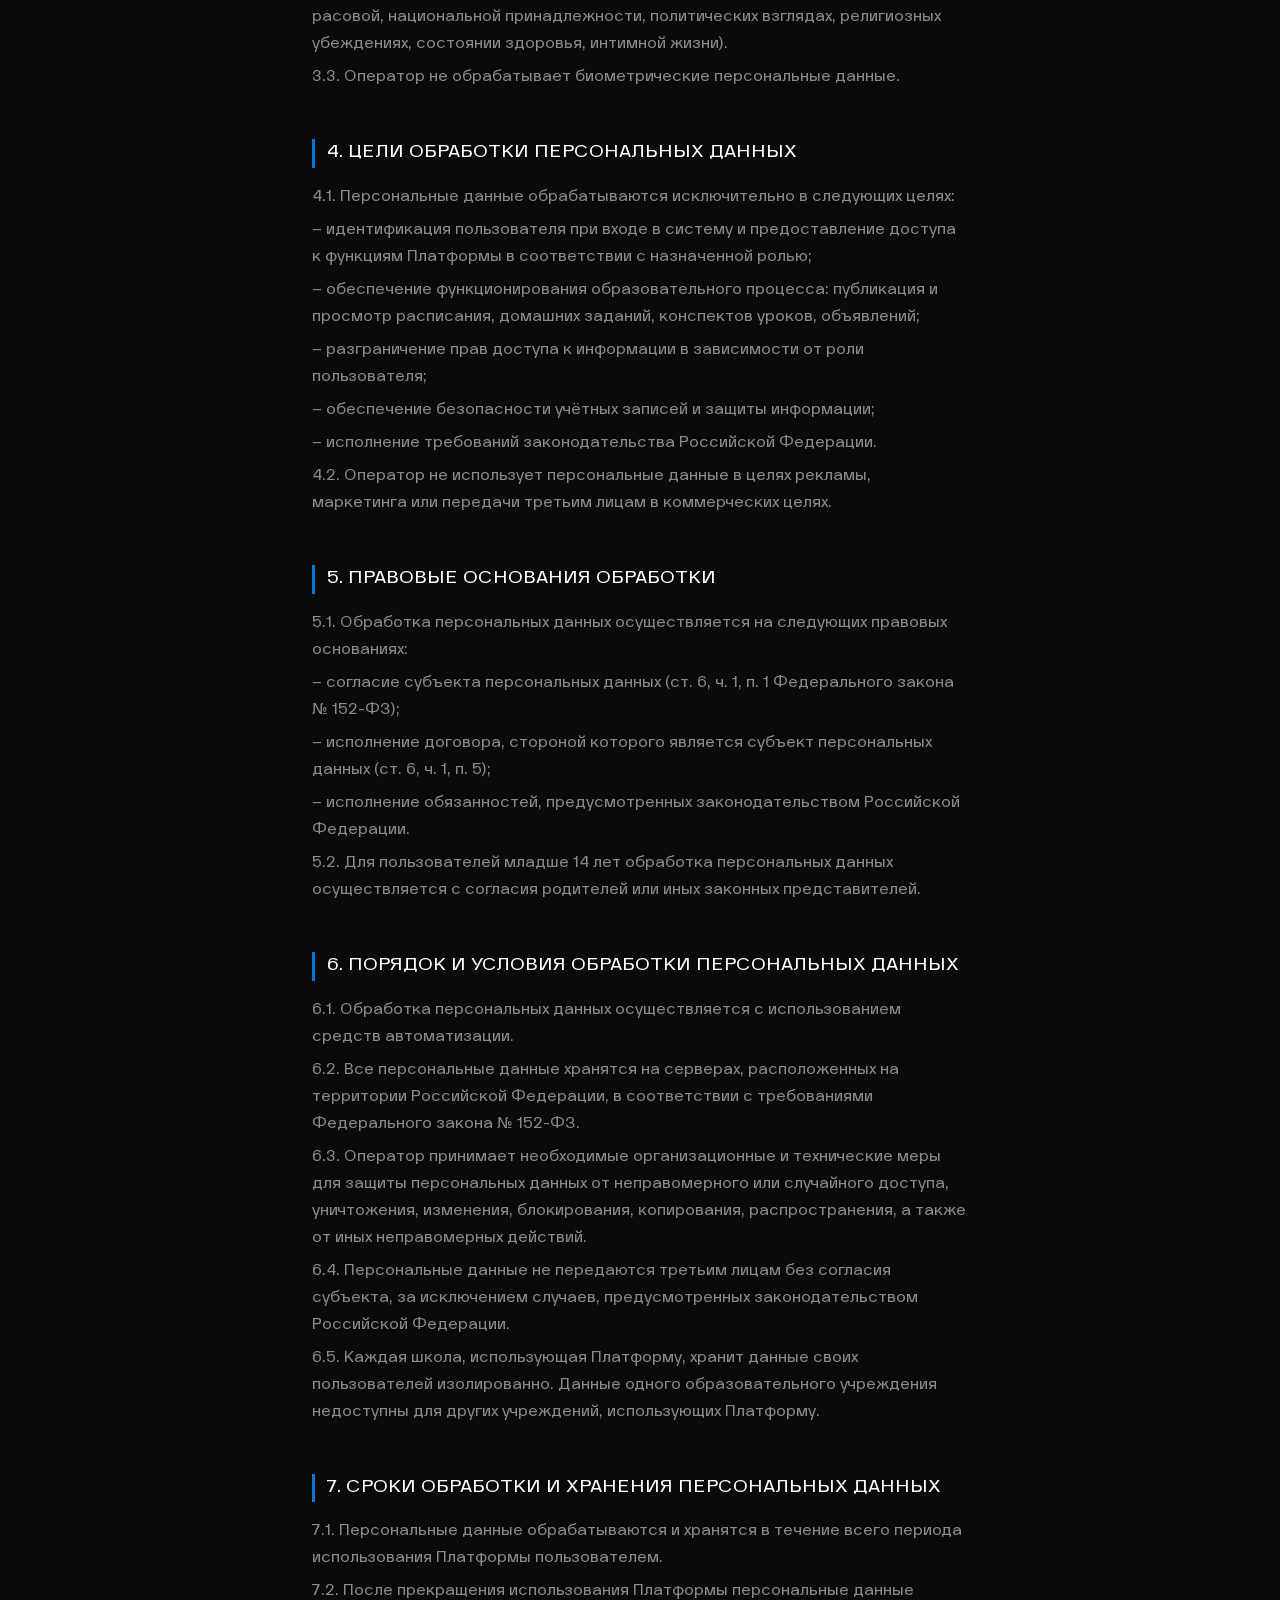
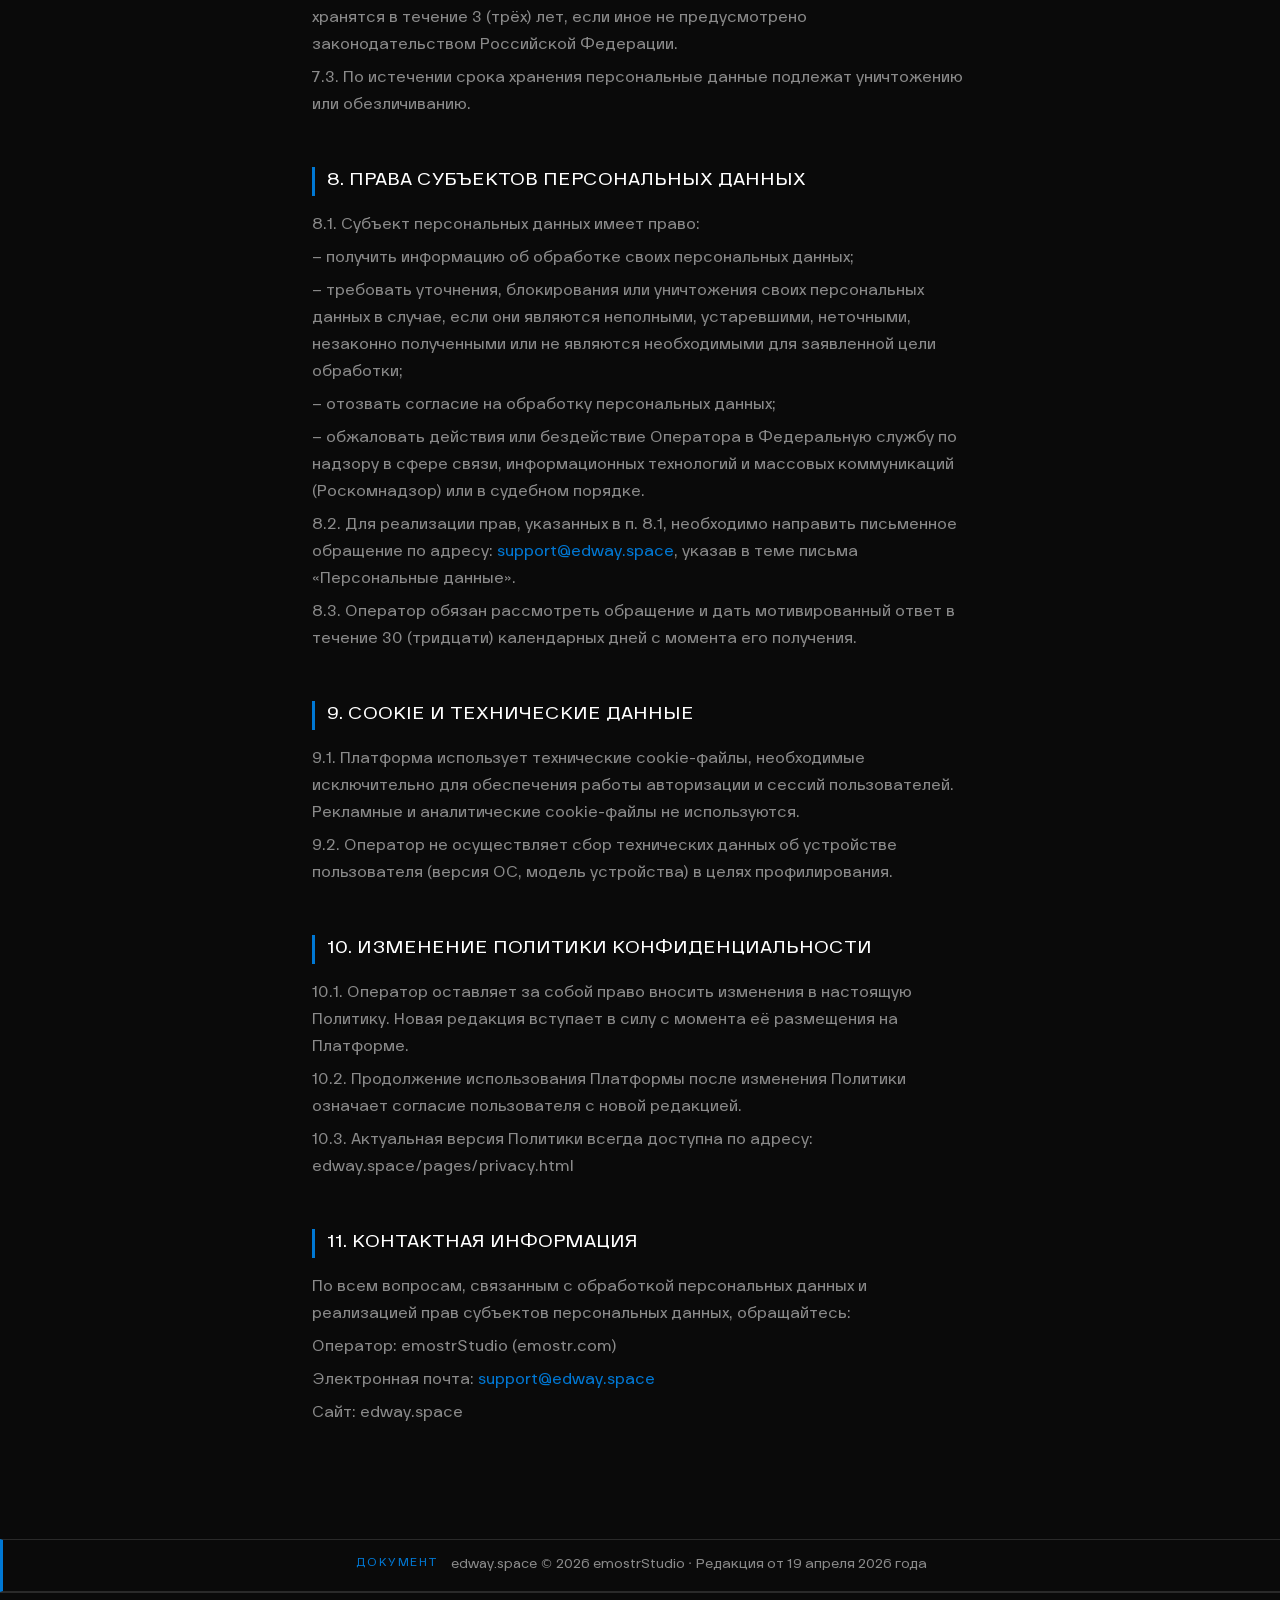
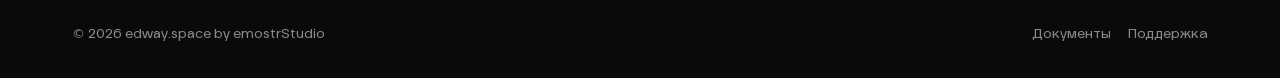
<file: pages/privacy.html>
<!DOCTYPE html>
<html lang="ru">

<head>
    <meta charset="UTF-8">
    <meta name="viewport" content="width=device-width, initial-scale=1.0">
    <title>Политика конфиденциальности — edway.space</title>
    <link rel="stylesheet" href="../css/style.css">
    <link rel="icon" href="/assets/pics/favicon.svg" type="image/svg+xml">
</head>

<body class="page--privacy">

    <header class="header">
        <div class="container header__inner">
            <a href="../" class="logo">edway<span class="logo__dot">.</span>space</a>
            <nav class="nav">
                <a href="documents.html" class="nav__link">Документы</a>
                <a href="https://app.edway.space" class="nav__link nav__link--cta">Войти</a>
            </nav>
        </div>
    </header>

    <main class="privacy-main">

        <span class="privacy-label">ЮРИДИЧЕСКИЕ ДОКУМЕНТЫ</span>
        <h1 class="privacy-heading">Политика конфиденциальности</h1>
        <p class="privacy-meta">Последнее обновление: 19 апреля 2026 года &nbsp;·&nbsp; <a href="documents.html"
                class="text-link">← Все документы</a></p>

        <div class="privacy-block">
            <h2 class="privacy-section-title">1. ОБЩИЕ ПОЛОЖЕНИЯ</h2>
            <p class="privacy-text">1.1. Настоящая Политика конфиденциальности (далее — Политика) определяет порядок
                обработки и защиты персональных данных пользователей образовательной платформы edway.space (далее —
                Платформа).</p>
            <p class="privacy-text">1.2. Оператором персональных данных является emostrStudio (далее — Оператор).
                Контактный адрес: <a href="mailto:support@edway.space" class="text-link">support@edway.space</a>.</p>
            <p class="privacy-text">1.3. Использование Платформы означает безоговорочное согласие пользователя с
                настоящей Политикой и указанными в ней условиями обработки персональных данных. В случае несогласия с
                условиями Политики пользователь должен воздержаться от использования Платформы.</p>
            <p class="privacy-text">1.4. Настоящая Политика разработана в соответствии с требованиями Федерального
                закона от 27.07.2006 № 152-ФЗ «О персональных данных» и иными нормативными правовыми актами Российской
                Федерации в области защиты персональных данных.</p>
        </div>

        <div class="privacy-block">
            <h2 class="privacy-section-title">2. ОСНОВНЫЕ ПОНЯТИЯ</h2>
            <p class="privacy-text">В настоящей Политике используются следующие основные понятия:</p>
            <p class="privacy-text">— Персональные данные — любая информация, относящаяся к прямо или косвенно
                определённому или определяемому физическому лицу (субъекту персональных данных).</p>
            <p class="privacy-text">— Обработка персональных данных — любое действие (операция) или совокупность
                действий с персональными данными: сбор, запись, систематизация, накопление, хранение, уточнение,
                извлечение, использование, передача, блокирование, удаление, уничтожение.</p>
            <p class="privacy-text">— Оператор — лицо, организующее и осуществляющее обработку персональных данных.</p>
            <p class="privacy-text">— Пользователь — физическое лицо, использующее Платформу в рамках образовательного
                процесса.</p>
            <p class="privacy-text">— Платформа — программный комплекс edway.space, доступный по адресу app.edway.space.
            </p>
        </div>

        <div class="privacy-block">
            <h2 class="privacy-section-title">3. СОСТАВ ОБРАБАТЫВАЕМЫХ ПЕРСОНАЛЬНЫХ ДАННЫХ</h2>
            <p class="privacy-text">3.1. Оператор обрабатывает следующие персональные данные пользователей:</p>
            <p class="privacy-text">— фамилия, имя, отчество;</p>
            <p class="privacy-text">— принадлежность к образовательному учреждению (наименование школы, класс);</p>
            <p class="privacy-text">— роль в образовательном процессе (ученик, доверенный ученик, учитель, классный
                руководитель, завуч);</p>
            <p class="privacy-text">— учётные данные для входа в систему (логин); пароль хранится исключительно в
                хэшированном виде и не подлежит восстановлению в открытом виде.</p>
            <p class="privacy-text">3.2. Оператор не обрабатывает специальные категории персональных данных (о расовой,
                национальной принадлежности, политических взглядах, религиозных убеждениях, состоянии здоровья, интимной
                жизни).</p>
            <p class="privacy-text">3.3. Оператор не обрабатывает биометрические персональные данные.</p>
        </div>

        <div class="privacy-block">
            <h2 class="privacy-section-title">4. ЦЕЛИ ОБРАБОТКИ ПЕРСОНАЛЬНЫХ ДАННЫХ</h2>
            <p class="privacy-text">4.1. Персональные данные обрабатываются исключительно в следующих целях:</p>
            <p class="privacy-text">— идентификация пользователя при входе в систему и предоставление доступа к функциям
                Платформы в соответствии с назначенной ролью;</p>
            <p class="privacy-text">— обеспечение функционирования образовательного процесса: публикация и просмотр
                расписания, домашних заданий, конспектов уроков, объявлений;</p>
            <p class="privacy-text">— разграничение прав доступа к информации в зависимости от роли пользователя;</p>
            <p class="privacy-text">— обеспечение безопасности учётных записей и защиты информации;</p>
            <p class="privacy-text">— исполнение требований законодательства Российской Федерации.</p>
            <p class="privacy-text">4.2. Оператор не использует персональные данные в целях рекламы, маркетинга или
                передачи третьим лицам в коммерческих целях.</p>
        </div>

        <div class="privacy-block">
            <h2 class="privacy-section-title">5. ПРАВОВЫЕ ОСНОВАНИЯ ОБРАБОТКИ</h2>
            <p class="privacy-text">5.1. Обработка персональных данных осуществляется на следующих правовых основаниях:
            </p>
            <p class="privacy-text">— согласие субъекта персональных данных (ст. 6, ч. 1, п. 1 Федерального закона №
                152-ФЗ);</p>
            <p class="privacy-text">— исполнение договора, стороной которого является субъект персональных данных (ст.
                6, ч. 1, п. 5);</p>
            <p class="privacy-text">— исполнение обязанностей, предусмотренных законодательством Российской Федерации.
            </p>
            <p class="privacy-text">5.2. Для пользователей младше 14 лет обработка персональных данных осуществляется с
                согласия родителей или иных законных представителей.</p>
        </div>

        <div class="privacy-block">
            <h2 class="privacy-section-title">6. ПОРЯДОК И УСЛОВИЯ ОБРАБОТКИ ПЕРСОНАЛЬНЫХ ДАННЫХ</h2>
            <p class="privacy-text">6.1. Обработка персональных данных осуществляется с использованием средств
                автоматизации.</p>
            <p class="privacy-text">6.2. Все персональные данные хранятся на серверах, расположенных на территории
                Российской Федерации, в соответствии с требованиями Федерального закона № 152-ФЗ.</p>
            <p class="privacy-text">6.3. Оператор принимает необходимые организационные и технические меры для защиты
                персональных данных от неправомерного или случайного доступа, уничтожения, изменения, блокирования,
                копирования, распространения, а также от иных неправомерных действий.</p>
            <p class="privacy-text">6.4. Персональные данные не передаются третьим лицам без согласия субъекта, за
                исключением случаев, предусмотренных законодательством Российской Федерации.</p>
            <p class="privacy-text">6.5. Каждая школа, использующая Платформу, хранит данные своих пользователей
                изолированно. Данные одного образовательного учреждения недоступны для других учреждений, использующих
                Платформу.</p>
        </div>

        <div class="privacy-block">
            <h2 class="privacy-section-title">7. СРОКИ ОБРАБОТКИ И ХРАНЕНИЯ ПЕРСОНАЛЬНЫХ ДАННЫХ</h2>
            <p class="privacy-text">7.1. Персональные данные обрабатываются и хранятся в течение всего периода
                использования Платформы пользователем.</p>
            <p class="privacy-text">7.2. После прекращения использования Платформы персональные данные хранятся в
                течение 3 (трёх) лет, если иное не предусмотрено законодательством Российской Федерации.</p>
            <p class="privacy-text">7.3. По истечении срока хранения персональные данные подлежат уничтожению или
                обезличиванию.</p>
        </div>

        <div class="privacy-block">
            <h2 class="privacy-section-title">8. ПРАВА СУБЪЕКТОВ ПЕРСОНАЛЬНЫХ ДАННЫХ</h2>
            <p class="privacy-text">8.1. Субъект персональных данных имеет право:</p>
            <p class="privacy-text">— получить информацию об обработке своих персональных данных;</p>
            <p class="privacy-text">— требовать уточнения, блокирования или уничтожения своих персональных данных в
                случае, если они являются неполными, устаревшими, неточными, незаконно полученными или не являются
                необходимыми для заявленной цели обработки;</p>
            <p class="privacy-text">— отозвать согласие на обработку персональных данных;</p>
            <p class="privacy-text">— обжаловать действия или бездействие Оператора в Федеральную службу по надзору в
                сфере связи, информационных технологий и массовых коммуникаций (Роскомнадзор) или в судебном порядке.
            </p>
            <p class="privacy-text">8.2. Для реализации прав, указанных в п. 8.1, необходимо направить письменное
                обращение по адресу: <a href="mailto:support@edway.space" class="text-link">support@edway.space</a>,
                указав в теме письма «Персональные данные».</p>
            <p class="privacy-text">8.3. Оператор обязан рассмотреть обращение и дать мотивированный ответ в течение 30
                (тридцати) календарных дней с момента его получения.</p>
        </div>

        <div class="privacy-block">
            <h2 class="privacy-section-title">9. COOKIE И ТЕХНИЧЕСКИЕ ДАННЫЕ</h2>
            <p class="privacy-text">9.1. Платформа использует технические cookie-файлы, необходимые исключительно для
                обеспечения работы авторизации и сессий пользователей. Рекламные и аналитические cookie-файлы не
                используются.</p>
            <p class="privacy-text">9.2. Оператор не осуществляет сбор технических данных об устройстве пользователя
                (версия ОС, модель устройства) в целях профилирования.</p>
        </div>

        <div class="privacy-block">
            <h2 class="privacy-section-title">10. ИЗМЕНЕНИЕ ПОЛИТИКИ КОНФИДЕНЦИАЛЬНОСТИ</h2>
            <p class="privacy-text">10.1. Оператор оставляет за собой право вносить изменения в настоящую Политику.
                Новая редакция вступает в силу с момента её размещения на Платформе.</p>
            <p class="privacy-text">10.2. Продолжение использования Платформы после изменения Политики означает согласие
                пользователя с новой редакцией.</p>
            <p class="privacy-text">10.3. Актуальная версия Политики всегда доступна по адресу:
                edway.space/pages/privacy.html</p>
        </div>

        <div class="privacy-block">
            <h2 class="privacy-section-title">11. КОНТАКТНАЯ ИНФОРМАЦИЯ</h2>
            <p class="privacy-text">По всем вопросам, связанным с обработкой персональных данных и реализацией прав
                субъектов персональных данных, обращайтесь:</p>
            <p class="privacy-text">Оператор: emostrStudio (emostr.com)</p>
            <p class="privacy-text">Электронная почта: <a href="mailto:support@edway.space"
                    class="text-link">support@edway.space</a></p>
            <p class="privacy-text">Сайт: edway.space</p>
        </div>

    </main>

    <aside class="alpha-notice">
        <span class="alpha-notice__label">ДОКУМЕНТ</span>edway.space © 2026 emostrStudio · Редакция от 19 апреля 2026
        года
    </aside>

    <footer class="footer">
        <div class="container footer__inner">
            <span class="footer__copy">© 2026 edway.space by emostrStudio</span>
            <nav class="footer__nav">
                <a href="documents.html" class="footer__link">Документы</a>
                <a href="support.html" class="footer__link">Поддержка</a>
            </nav>
        </div>
    </footer>

</body>

</html>
</file>
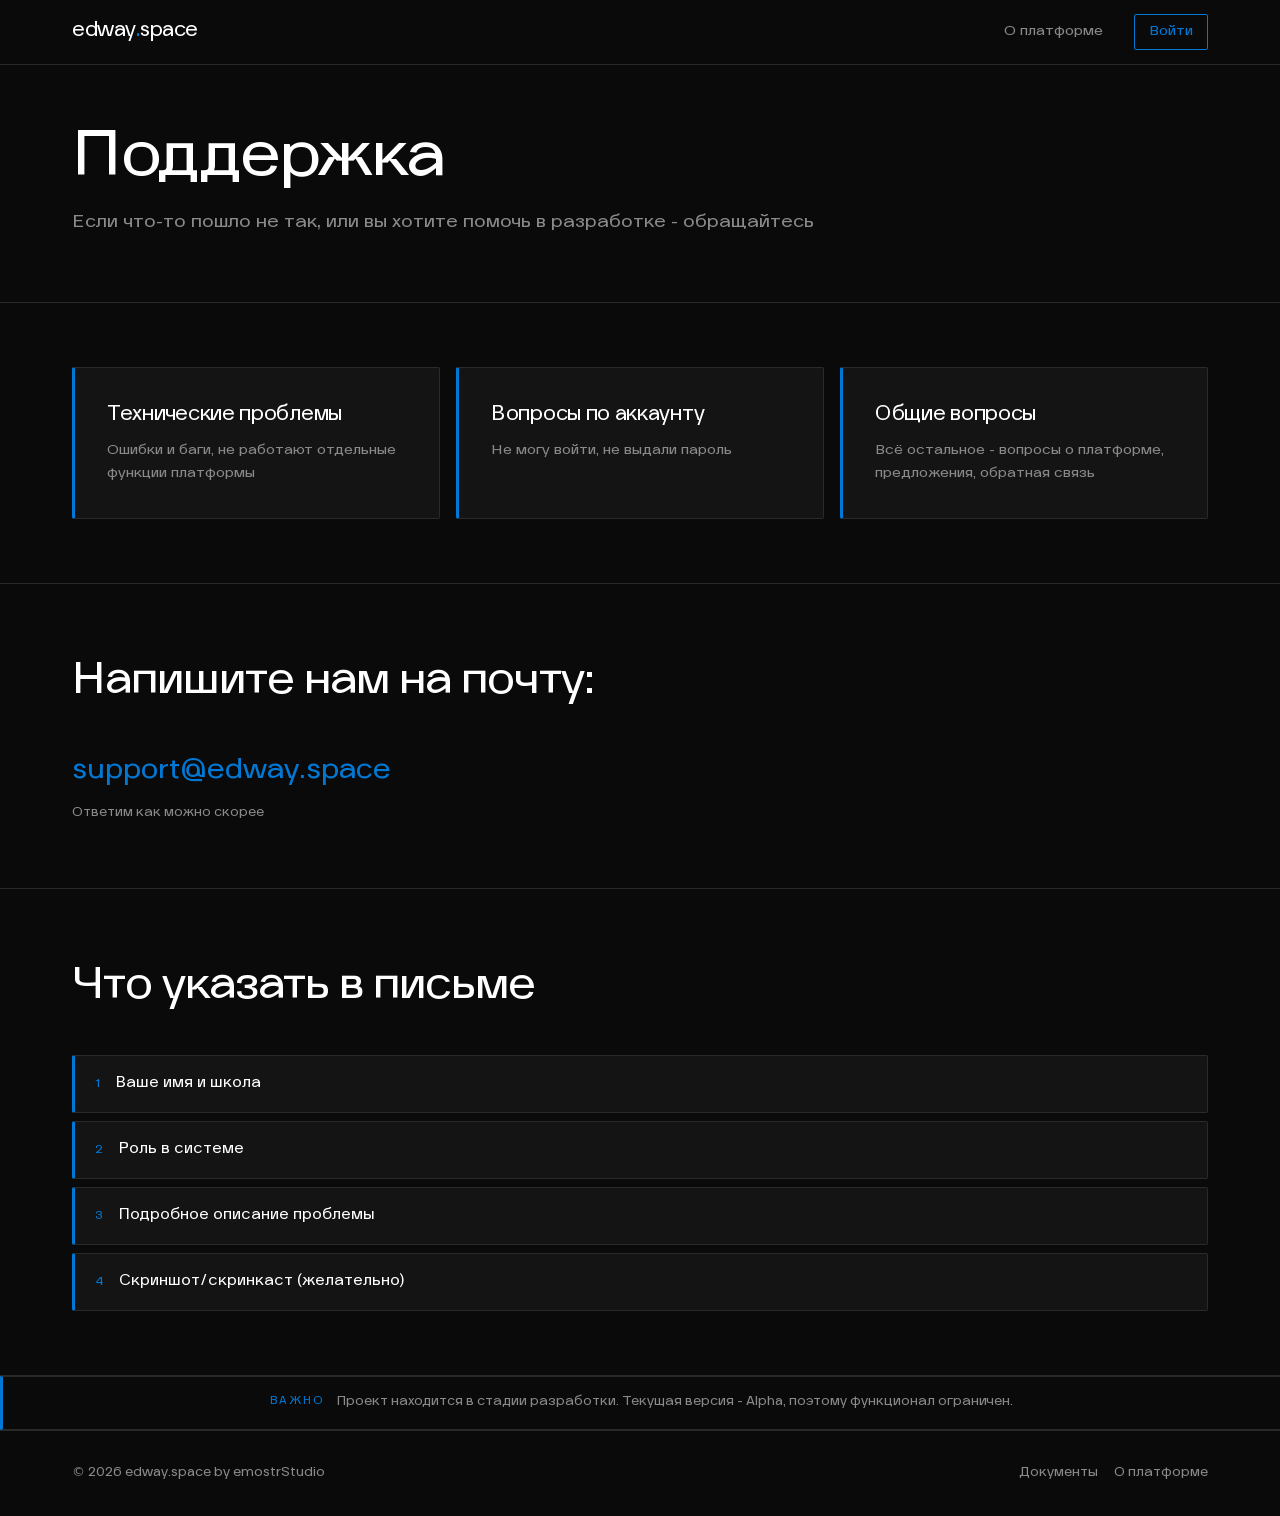
<file: pages/support.html>
<!DOCTYPE html>
<html lang="ru">

<head>
    <meta charset="UTF-8">
    <meta name="viewport" content="width=device-width, initial-scale=1.0">
    <title>Поддержка - edway.space</title>
    <link rel="stylesheet" href="../css/style.css">
    <link rel="icon" href="/assets/pics/favicon.svg" type="image/svg+xml">
</head>

<body class="page--support">

    <header class="header">
        <div class="container header__inner">
            <a href="../" class="logo">edway<span class="logo__dot">.</span>space</a>
            <nav class="nav">
                <a href="/index.html" class="nav__link">О платформе</a>
                <a href="https://app.edway.space" class="nav__link nav__link--cta">Войти</a>
            </nav>
        </div>
    </header>

    <main class="support-main">

        <section class="support-hero">
            <div class="container">
                <h1 class="support-hero__heading">Поддержка</h1>
                <p class="support-hero__sub">Если что-то пошло не так, или вы хотите помочь в разработке - обращайтесь
                </p>
            </div>
        </section>

        <section class="support-topics">
            <div class="container">
                <div class="features__grid">

                    <article class="card card--accent">
                        <h3 class="card__title">Технические проблемы</h3>
                        <p class="card__text">Ошибки и баги, не работают отдельные функции платформы</p>
                    </article>

                    <article class="card card--accent">
                        <h3 class="card__title">Вопросы по аккаунту</h3>
                        <p class="card__text">Не могу войти, не выдали пароль</p>
                    </article>

                    <article class="card card--accent">
                        <h3 class="card__title">Общие вопросы</h3>
                        <p class="card__text">Всё остальное - вопросы о платформе, предложения, обратная связь</p>
                    </article>

                </div>
            </div>
        </section>

        <section class="support-contact">
            <div class="container">
                <h2 class="section-title">Напишите нам на почту:</h2>
                <a href="mailto:support@edway.space" class="support-email">support@edway.space</a>
                <p class="support-contact__note">Ответим как можно скорее</p>
            </div>
        </section>

        <section class="support-checklist">
            <div class="container">
                <h2 class="section-title">Что указать в письме</h2>
                <div class="checklist">

                    <div class="checklist__row">
                        <span class="checklist__num">1</span>
                        <span class="checklist__text">Ваше имя и школа</span>
                    </div>

                    <div class="checklist__row">
                        <span class="checklist__num">2</span>
                        <span class="checklist__text">Роль в системе</span>
                    </div>

                    <div class="checklist__row">
                        <span class="checklist__num">3</span>
                        <span class="checklist__text">Подробное описание проблемы</span>
                    </div>

                    <div class="checklist__row">
                        <span class="checklist__num">4</span>
                        <span class="checklist__text">Скриншот/скринкаст (желательно)</span>
                    </div>

                </div>
            </div>
        </section>

    </main>

    <aside class="alpha-notice">
        <span class="alpha-notice__label">ВАЖНО</span>Проект находится в стадии разработки. Текущая версия
        - Alpha, поэтому функционал ограничен.
    </aside>

    <footer class="footer">
        <div class="container footer__inner">
            <span class="footer__copy">© 2026 edway.space by emostrStudio</span>
            <nav class="footer__nav">
                <a href="documents.html" class="footer__link">Документы</a>
                <a href="/index.html" class="footer__link">О платформе</a>
            </nav>
        </div>
    </footer>

</body>

</html>
</file>
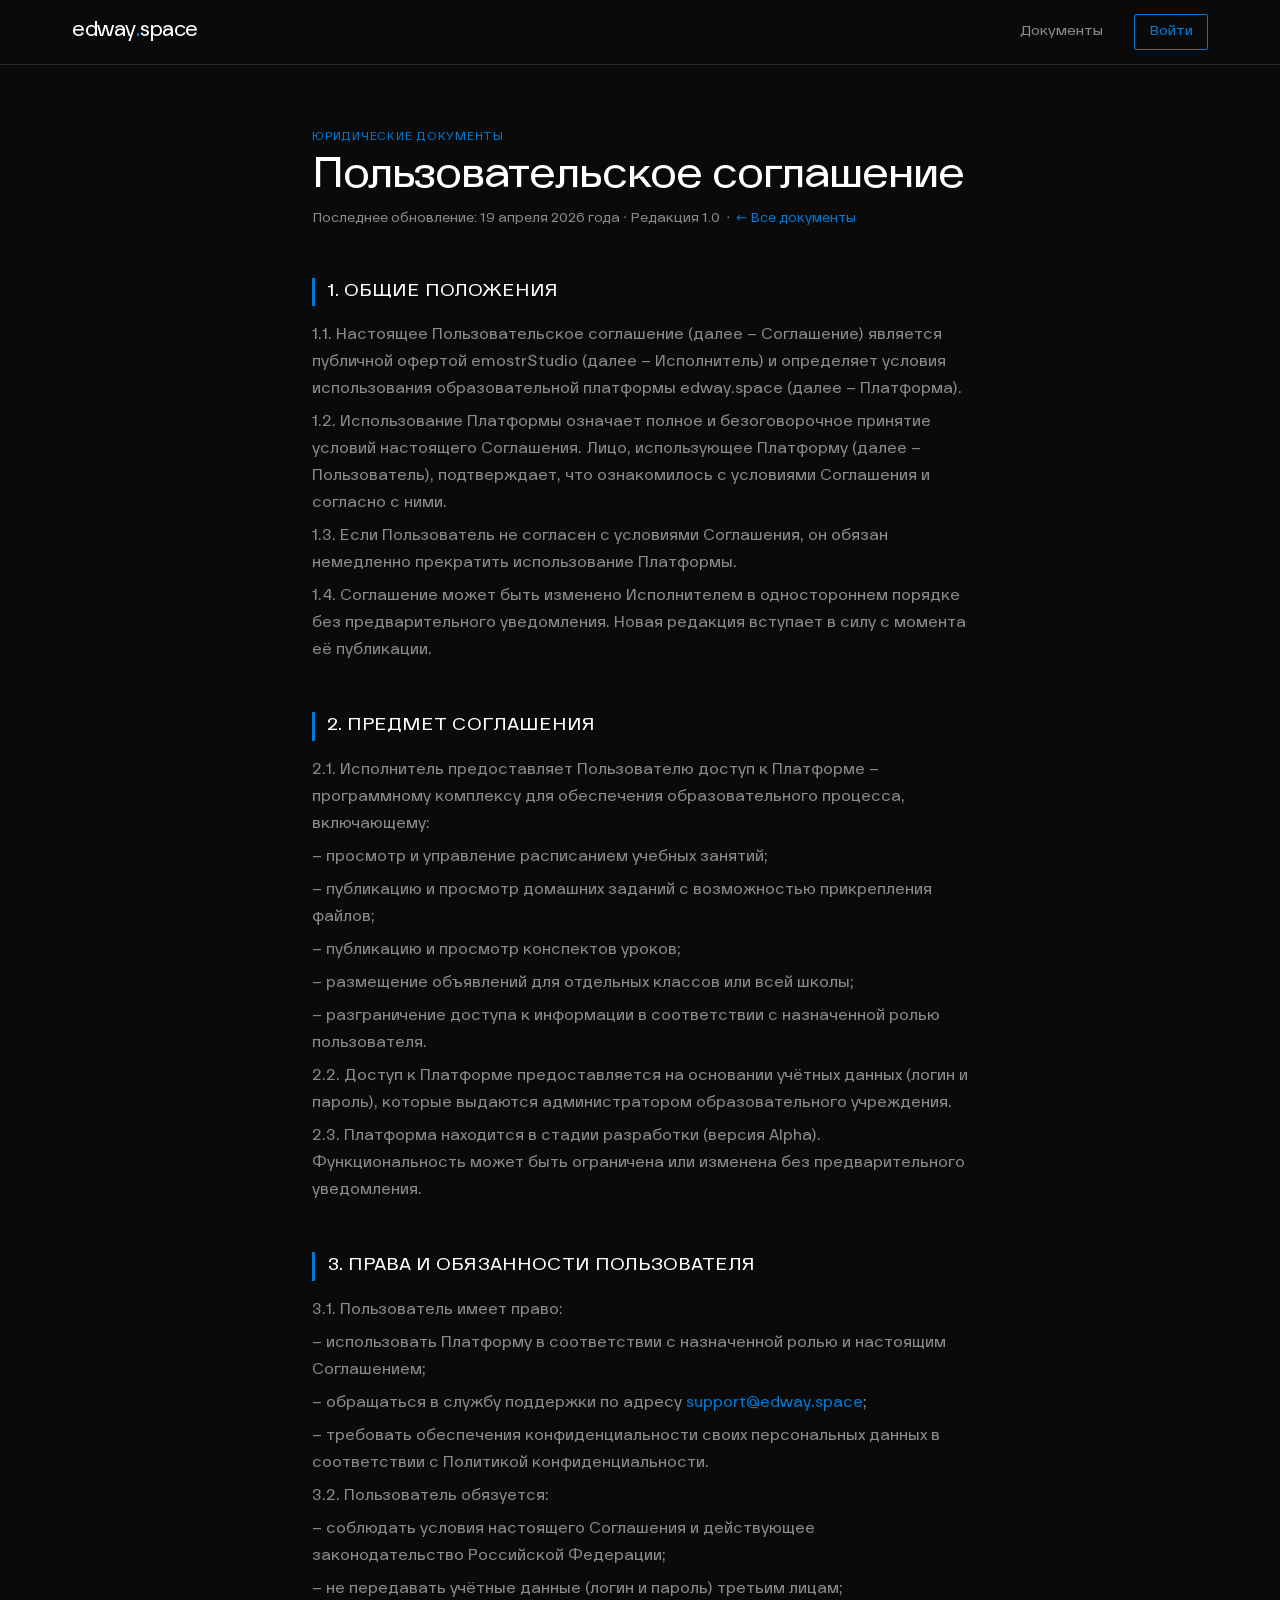
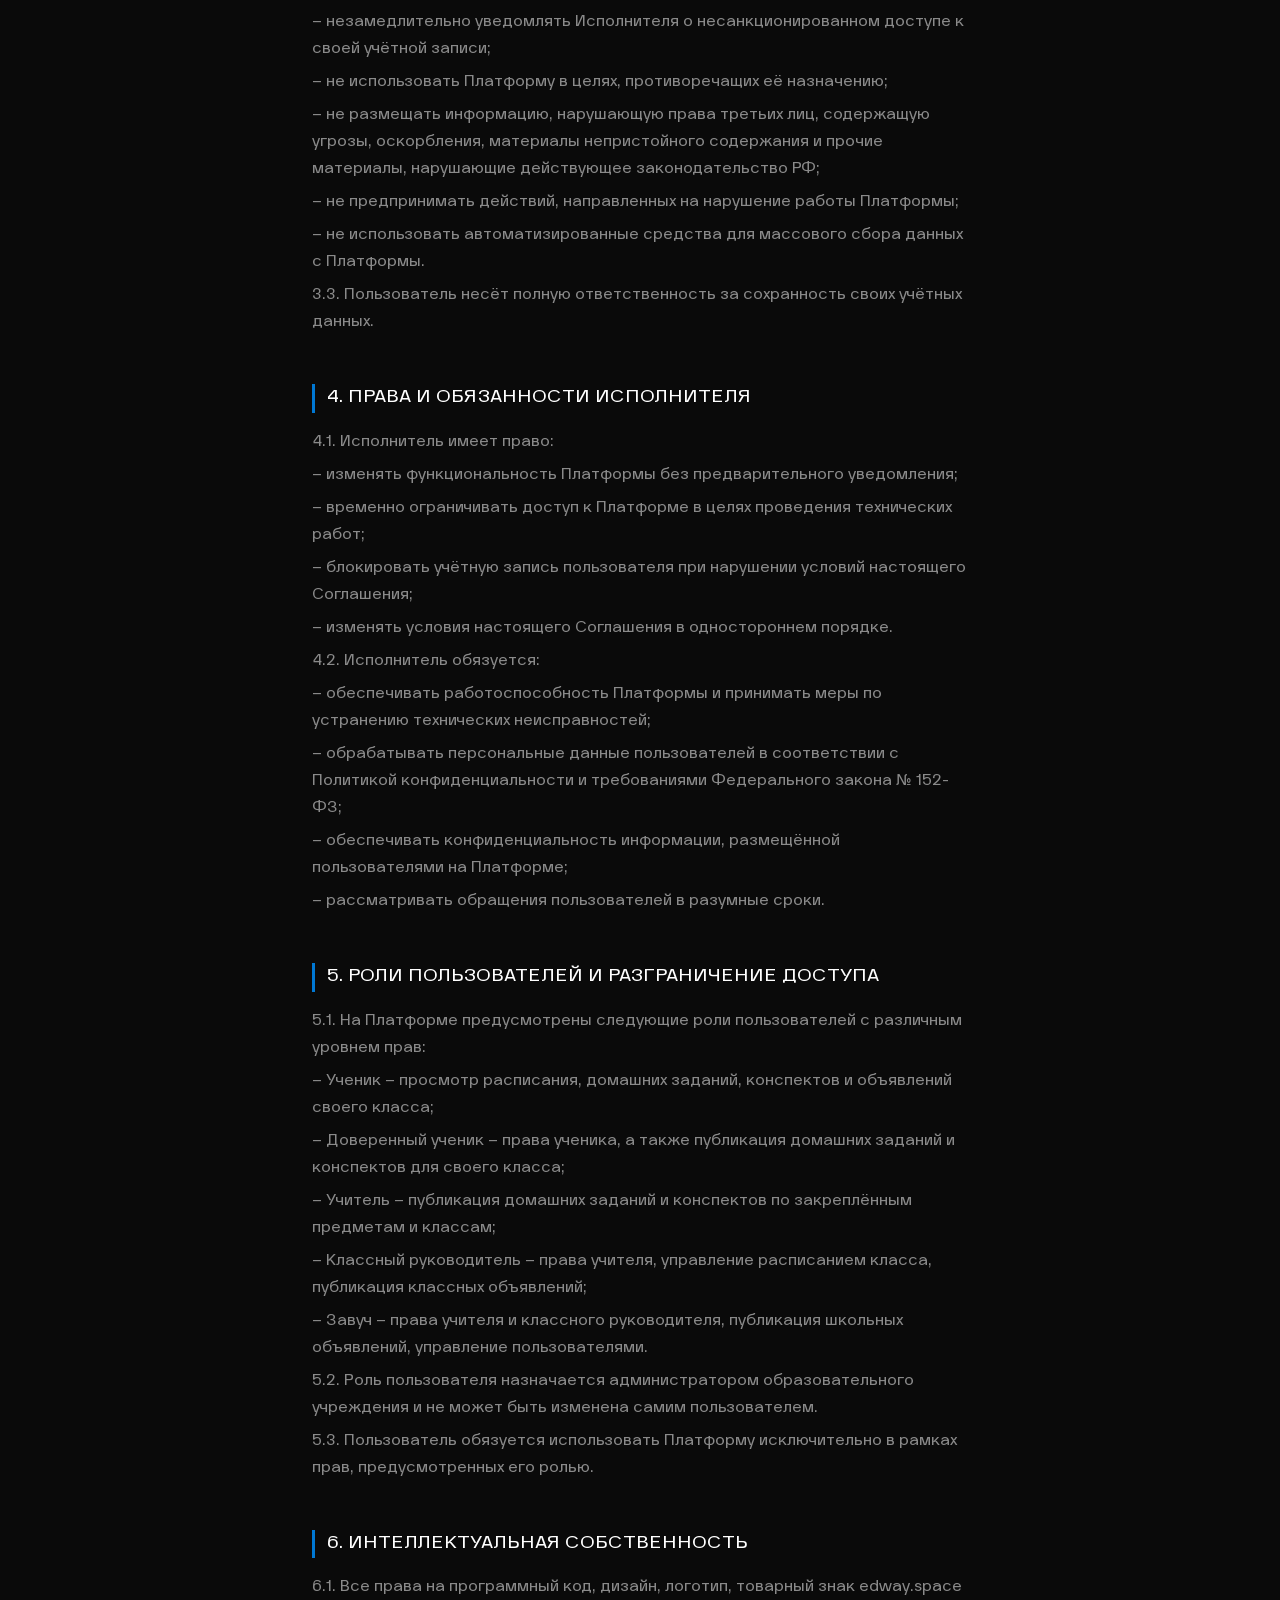
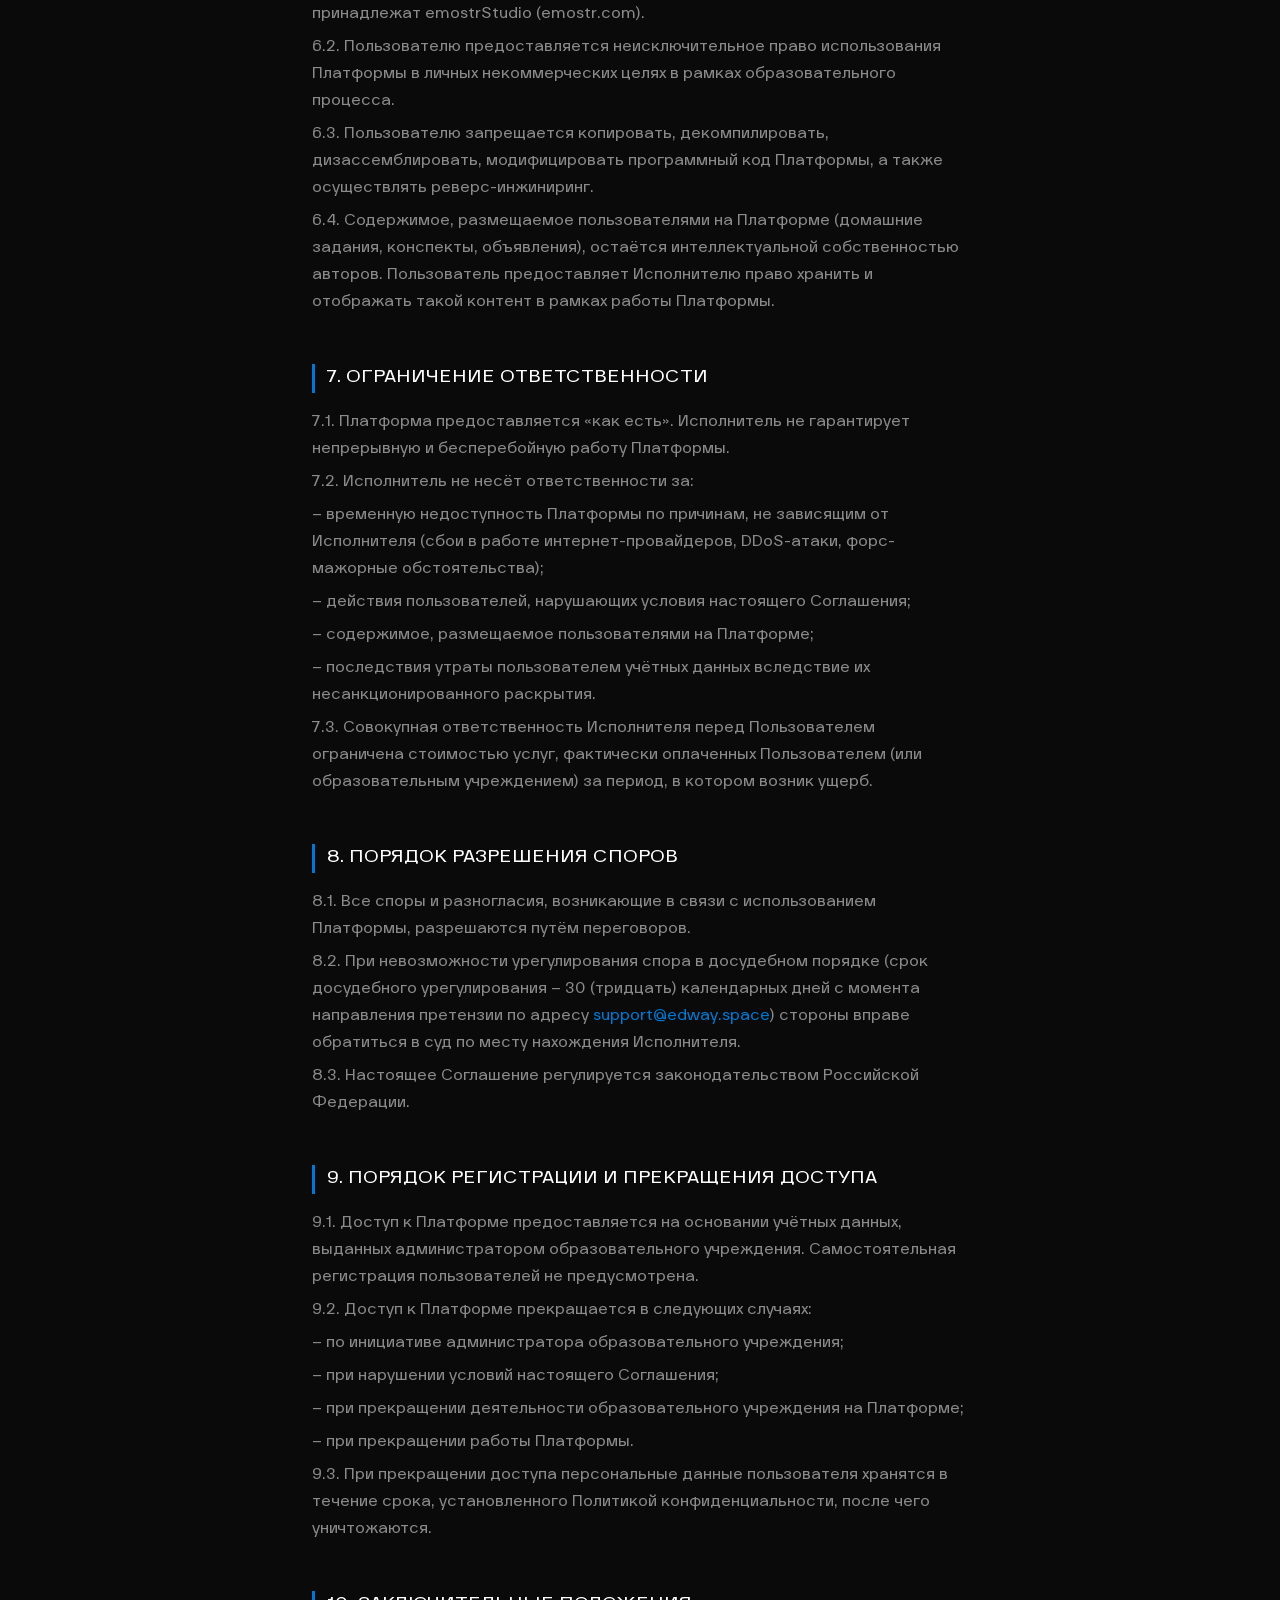
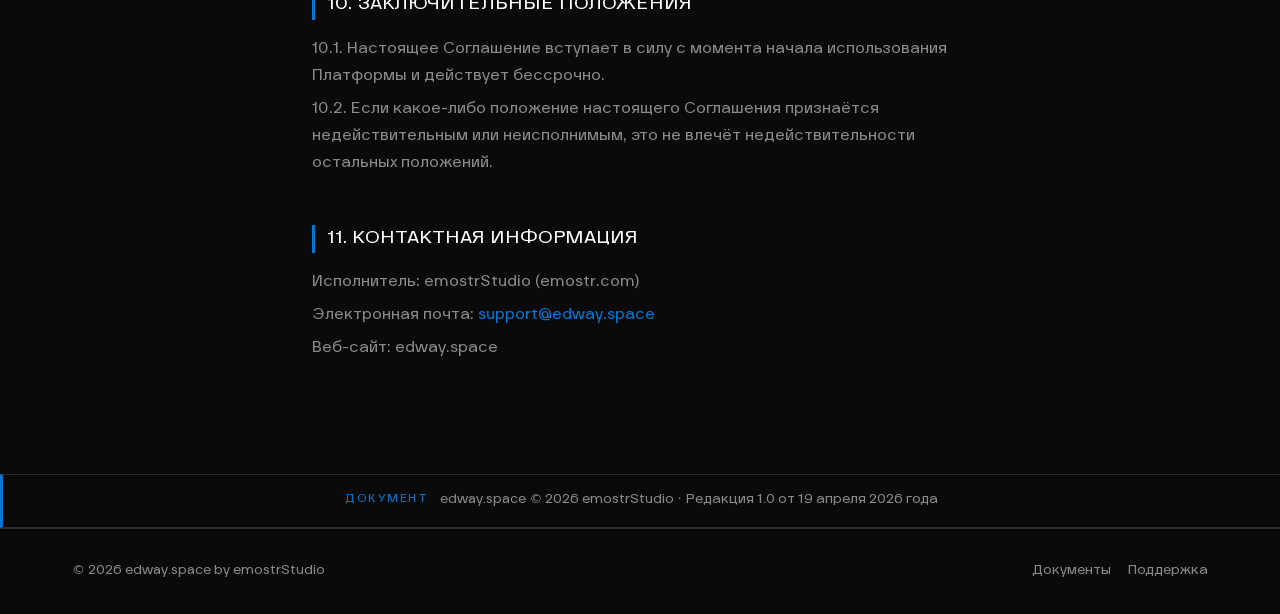
<file: pages/tos.html>
<!DOCTYPE html>
<html lang="ru">

<head>
    <meta charset="UTF-8">
    <meta name="viewport" content="width=device-width, initial-scale=1.0">
    <title>Пользовательское соглашение — edway.space</title>
    <link rel="stylesheet" href="../css/style.css">
    <link rel="icon" href="/assets/pics/favicon.svg" type="image/svg+xml">
</head>

<body class="page--privacy">

    <header class="header">
        <div class="container header__inner">
            <a href="../" class="logo">edway<span class="logo__dot">.</span>space</a>
            <nav class="nav">
                <a href="documents.html" class="nav__link">Документы</a>
                <a href="https://app.edway.space" class="nav__link nav__link--cta">Войти</a>
            </nav>
        </div>
    </header>

    <main class="privacy-main">

        <span class="privacy-label">ЮРИДИЧЕСКИЕ ДОКУМЕНТЫ</span>
        <h1 class="privacy-heading">Пользовательское соглашение</h1>
        <p class="privacy-meta">Последнее обновление: 19 апреля 2026 года · Редакция 1.0 &nbsp;·&nbsp; <a
                href="documents.html" class="text-link">← Все документы</a></p>

        <div class="privacy-block">
            <h2 class="privacy-section-title">1. ОБЩИЕ ПОЛОЖЕНИЯ</h2>
            <p class="privacy-text">1.1. Настоящее Пользовательское соглашение (далее — Соглашение) является публичной
                офертой emostrStudio (далее — Исполнитель) и определяет условия использования образовательной платформы
                edway.space (далее — Платформа).</p>
            <p class="privacy-text">1.2. Использование Платформы означает полное и безоговорочное принятие условий
                настоящего Соглашения. Лицо, использующее Платформу (далее — Пользователь), подтверждает, что
                ознакомилось с условиями Соглашения и согласно с ними.</p>
            <p class="privacy-text">1.3. Если Пользователь не согласен с условиями Соглашения, он обязан немедленно
                прекратить использование Платформы.</p>
            <p class="privacy-text">1.4. Соглашение может быть изменено Исполнителем в одностороннем порядке без
                предварительного уведомления. Новая редакция вступает в силу с момента её публикации.</p>
        </div>

        <div class="privacy-block">
            <h2 class="privacy-section-title">2. ПРЕДМЕТ СОГЛАШЕНИЯ</h2>
            <p class="privacy-text">2.1. Исполнитель предоставляет Пользователю доступ к Платформе — программному
                комплексу для обеспечения образовательного процесса, включающему:</p>
            <p class="privacy-text">— просмотр и управление расписанием учебных занятий;</p>
            <p class="privacy-text">— публикацию и просмотр домашних заданий с возможностью прикрепления файлов;</p>
            <p class="privacy-text">— публикацию и просмотр конспектов уроков;</p>
            <p class="privacy-text">— размещение объявлений для отдельных классов или всей школы;</p>
            <p class="privacy-text">— разграничение доступа к информации в соответствии с назначенной ролью
                пользователя.</p>
            <p class="privacy-text">2.2. Доступ к Платформе предоставляется на основании учётных данных (логин и
                пароль), которые выдаются администратором образовательного учреждения.</p>
            <p class="privacy-text">2.3. Платформа находится в стадии разработки (версия Alpha). Функциональность может
                быть ограничена или изменена без предварительного уведомления.</p>
        </div>

        <div class="privacy-block">
            <h2 class="privacy-section-title">3. ПРАВА И ОБЯЗАННОСТИ ПОЛЬЗОВАТЕЛЯ</h2>
            <p class="privacy-text">3.1. Пользователь имеет право:</p>
            <p class="privacy-text">— использовать Платформу в соответствии с назначенной ролью и настоящим Соглашением;
            </p>
            <p class="privacy-text">— обращаться в службу поддержки по адресу <a href="mailto:support@edway.space"
                    class="text-link">support@edway.space</a>;</p>
            <p class="privacy-text">— требовать обеспечения конфиденциальности своих персональных данных в соответствии
                с Политикой конфиденциальности.</p>
            <p class="privacy-text">3.2. Пользователь обязуется:</p>
            <p class="privacy-text">— соблюдать условия настоящего Соглашения и действующее законодательство Российской
                Федерации;</p>
            <p class="privacy-text">— не передавать учётные данные (логин и пароль) третьим лицам;</p>
            <p class="privacy-text">— незамедлительно уведомлять Исполнителя о несанкционированном доступе к своей
                учётной записи;</p>
            <p class="privacy-text">— не использовать Платформу в целях, противоречащих её назначению;</p>
            <p class="privacy-text">— не размещать информацию, нарушающую права третьих лиц, содержащую угрозы,
                оскорбления, материалы непристойного содержания и прочие материалы, нарушающие действующее
                законодательство РФ;</p>
            <p class="privacy-text">— не предпринимать действий, направленных на нарушение работы Платформы;</p>
            <p class="privacy-text">— не использовать автоматизированные средства для массового сбора данных с
                Платформы.</p>
            <p class="privacy-text">3.3. Пользователь несёт полную ответственность за сохранность своих учётных данных.
            </p>
        </div>

        <div class="privacy-block">
            <h2 class="privacy-section-title">4. ПРАВА И ОБЯЗАННОСТИ ИСПОЛНИТЕЛЯ</h2>
            <p class="privacy-text">4.1. Исполнитель имеет право:</p>
            <p class="privacy-text">— изменять функциональность Платформы без предварительного уведомления;</p>
            <p class="privacy-text">— временно ограничивать доступ к Платформе в целях проведения технических работ;</p>
            <p class="privacy-text">— блокировать учётную запись пользователя при нарушении условий настоящего
                Соглашения;</p>
            <p class="privacy-text">— изменять условия настоящего Соглашения в одностороннем порядке.</p>
            <p class="privacy-text">4.2. Исполнитель обязуется:</p>
            <p class="privacy-text">— обеспечивать работоспособность Платформы и принимать меры по устранению
                технических неисправностей;</p>
            <p class="privacy-text">— обрабатывать персональные данные пользователей в соответствии с Политикой
                конфиденциальности и требованиями Федерального закона № 152-ФЗ;</p>
            <p class="privacy-text">— обеспечивать конфиденциальность информации, размещённой пользователями на
                Платформе;</p>
            <p class="privacy-text">— рассматривать обращения пользователей в разумные сроки.</p>
        </div>

        <div class="privacy-block">
            <h2 class="privacy-section-title">5. РОЛИ ПОЛЬЗОВАТЕЛЕЙ И РАЗГРАНИЧЕНИЕ ДОСТУПА</h2>
            <p class="privacy-text">5.1. На Платформе предусмотрены следующие роли пользователей с различным уровнем
                прав:</p>
            <p class="privacy-text">— Ученик — просмотр расписания, домашних заданий, конспектов и объявлений своего
                класса;</p>
            <p class="privacy-text">— Доверенный ученик — права ученика, а также публикация домашних заданий и
                конспектов для своего класса;</p>
            <p class="privacy-text">— Учитель — публикация домашних заданий и конспектов по закреплённым предметам и
                классам;</p>
            <p class="privacy-text">— Классный руководитель — права учителя, управление расписанием класса, публикация
                классных объявлений;</p>
            <p class="privacy-text">— Завуч — права учителя и классного руководителя, публикация школьных объявлений,
                управление пользователями.</p>
            <p class="privacy-text">5.2. Роль пользователя назначается администратором образовательного учреждения и не
                может быть изменена самим пользователем.</p>
            <p class="privacy-text">5.3. Пользователь обязуется использовать Платформу исключительно в рамках прав,
                предусмотренных его ролью.</p>
        </div>

        <div class="privacy-block">
            <h2 class="privacy-section-title">6. ИНТЕЛЛЕКТУАЛЬНАЯ СОБСТВЕННОСТЬ</h2>
            <p class="privacy-text">6.1. Все права на программный код, дизайн, логотип, товарный знак edway.space
                принадлежат emostrStudio (emostr.com).</p>
            <p class="privacy-text">6.2. Пользователю предоставляется неисключительное право использования Платформы в
                личных некоммерческих целях в рамках образовательного процесса.</p>
            <p class="privacy-text">6.3. Пользователю запрещается копировать, декомпилировать, дизассемблировать,
                модифицировать программный код Платформы, а также осуществлять реверс-инжиниринг.</p>
            <p class="privacy-text">6.4. Содержимое, размещаемое пользователями на Платформе (домашние задания,
                конспекты, объявления), остаётся интеллектуальной собственностью авторов. Пользователь предоставляет
                Исполнителю право хранить и отображать такой контент в рамках работы Платформы.</p>
        </div>

        <div class="privacy-block">
            <h2 class="privacy-section-title">7. ОГРАНИЧЕНИЕ ОТВЕТСТВЕННОСТИ</h2>
            <p class="privacy-text">7.1. Платформа предоставляется «как есть». Исполнитель не гарантирует непрерывную и
                бесперебойную работу Платформы.</p>
            <p class="privacy-text">7.2. Исполнитель не несёт ответственности за:</p>
            <p class="privacy-text">— временную недоступность Платформы по причинам, не зависящим от Исполнителя (сбои в
                работе интернет-провайдеров, DDoS-атаки, форс-мажорные обстоятельства);</p>
            <p class="privacy-text">— действия пользователей, нарушающих условия настоящего Соглашения;</p>
            <p class="privacy-text">— содержимое, размещаемое пользователями на Платформе;</p>
            <p class="privacy-text">— последствия утраты пользователем учётных данных вследствие их несанкционированного
                раскрытия.</p>
            <p class="privacy-text">7.3. Совокупная ответственность Исполнителя перед Пользователем ограничена
                стоимостью услуг, фактически оплаченных Пользователем (или образовательным учреждением) за период, в
                котором возник ущерб.</p>
        </div>

        <div class="privacy-block">
            <h2 class="privacy-section-title">8. ПОРЯДОК РАЗРЕШЕНИЯ СПОРОВ</h2>
            <p class="privacy-text">8.1. Все споры и разногласия, возникающие в связи с использованием Платформы,
                разрешаются путём переговоров.</p>
            <p class="privacy-text">8.2. При невозможности урегулирования спора в досудебном порядке (срок досудебного
                урегулирования — 30 (тридцать) календарных дней с момента направления претензии по адресу <a
                    href="mailto:support@edway.space" class="text-link">support@edway.space</a>) стороны вправе
                обратиться в суд по месту нахождения Исполнителя.</p>
            <p class="privacy-text">8.3. Настоящее Соглашение регулируется законодательством Российской Федерации.</p>
        </div>

        <div class="privacy-block">
            <h2 class="privacy-section-title">9. ПОРЯДОК РЕГИСТРАЦИИ И ПРЕКРАЩЕНИЯ ДОСТУПА</h2>
            <p class="privacy-text">9.1. Доступ к Платформе предоставляется на основании учётных данных, выданных
                администратором образовательного учреждения. Самостоятельная регистрация пользователей не предусмотрена.
            </p>
            <p class="privacy-text">9.2. Доступ к Платформе прекращается в следующих случаях:</p>
            <p class="privacy-text">— по инициативе администратора образовательного учреждения;</p>
            <p class="privacy-text">— при нарушении условий настоящего Соглашения;</p>
            <p class="privacy-text">— при прекращении деятельности образовательного учреждения на Платформе;</p>
            <p class="privacy-text">— при прекращении работы Платформы.</p>
            <p class="privacy-text">9.3. При прекращении доступа персональные данные пользователя хранятся в течение
                срока, установленного Политикой конфиденциальности, после чего уничтожаются.</p>
        </div>

        <div class="privacy-block">
            <h2 class="privacy-section-title">10. ЗАКЛЮЧИТЕЛЬНЫЕ ПОЛОЖЕНИЯ</h2>
            <p class="privacy-text">10.1. Настоящее Соглашение вступает в силу с момента начала использования Платформы
                и действует бессрочно.</p>
            <p class="privacy-text">10.2. Если какое-либо положение настоящего Соглашения признаётся недействительным
                или неисполнимым, это не влечёт недействительности остальных положений.</p>
        </div>

        <div class="privacy-block">
            <h2 class="privacy-section-title">11. КОНТАКТНАЯ ИНФОРМАЦИЯ</h2>
            <p class="privacy-text">Исполнитель: emostrStudio (emostr.com)</p>
            <p class="privacy-text">Электронная почта: <a href="mailto:support@edway.space"
                    class="text-link">support@edway.space</a></p>
            <p class="privacy-text">Веб-сайт: edway.space</p>
        </div>

    </main>

    <aside class="alpha-notice">
        <span class="alpha-notice__label">ДОКУМЕНТ</span>edway.space © 2026 emostrStudio · Редакция 1.0 от 19 апреля
        2026 года
    </aside>

    <footer class="footer">
        <div class="container footer__inner">
            <span class="footer__copy">© 2026 edway.space by emostrStudio</span>
            <nav class="footer__nav">
                <a href="documents.html" class="footer__link">Документы</a>
                <a href="support.html" class="footer__link">Поддержка</a>
            </nav>
        </div>
    </footer>

</body>

</html>
</file>
<file: css/style.css>
:root {
  --bg: #0a0a0a;
  --bg-card: #141414;
  --bg-secondary: #1e1e1e;
  --accent: #0078d4;
  --accent-dim: #005a9e;
  --text: #ffffff;
  --text-muted: #8a8a8a;
  --border: #2a2a2a;

  --space-xs: 8px;
  --space-sm: 16px;
  --space-md: 32px;
  --space-lg: 64px;
  --space-xl: 96px;

  --container: 1200px;
  --radius: 2px;
}

@font-face {
  font-family: 'Racama';
  src: url('../assets/fonts/Racama-Regular.woff2') format('woff2');
  font-weight: 400 700;
  font-style: normal;
  font-display: swap;
}

*,
*::before,
*::after {
  box-sizing: border-box;
  margin: 0;
  padding: 0;
}

html {
  scroll-behavior: smooth;
}

body {
  background-color: var(--bg);
  color: var(--text);
  font-family: 'Racama', system-ui, sans-serif;
  font-size: 16px;
  font-weight: 400;
  line-height: 1.6;
  -webkit-font-smoothing: antialiased;
}

a {
  color: inherit;
  text-decoration: none;
}

.container {
  width: 100%;
  max-width: var(--container);
  margin-inline: auto;
  padding-inline: var(--space-md);
}

.header {
  position: sticky;
  top: 0;
  z-index: 100;
  background-color: var(--bg);
  border-bottom: 1px solid var(--border);
}

.header__inner {
  display: flex;
  align-items: center;
  justify-content: space-between;
  height: 64px;
}

.logo {
  font-size: 20px;
  font-weight: 700;
  letter-spacing: -0.5px;
  color: var(--text);
}

.logo__dot {
  color: var(--accent);
}

.nav {
  display: flex;
  align-items: center;
  gap: var(--space-sm);
}

.nav__link {
  font-size: 14px;
  font-weight: 600;
  color: var(--text-muted);
  padding: 6px 14px;
  border: 1px solid transparent;
  border-radius: var(--radius);
  transition: color 0.15s, border-color 0.15s;
}

.nav__link:hover {
  color: var(--text);
}

.nav__link--cta {
  color: var(--accent);
  border-color: var(--accent);
}

.nav__link--cta:hover {
  background-color: var(--accent);
  color: var(--text);
}

.hero {
  padding-block: var(--space-xl);
  border-bottom: 1px solid var(--border);
  overflow: hidden;
}

.hero__inner {
  display: flex;
  align-items: flex-start;
}

.hero__heading {
  font-size: clamp(42px, 7vw, 88px);
  font-weight: 700;
  line-height: 1.0;
  letter-spacing: -2px;
  margin-bottom: var(--space-md);
}

.ticker {
  display: inline-flex;
  vertical-align: bottom;
  overflow: hidden;
  height: 1em;
}

#ticker-word {
  display: block;
  color: var(--accent);
  transition: transform 0.4s ease, opacity 0.4s ease;
}

#ticker-word.is-exiting {
  transform: translateY(-100%);
  opacity: 0;
}

#ticker-word.is-entering {
  transform: translateY(100%);
  opacity: 0;
  transition: none;
}

.hero__sub {
  font-size: 18px;
  color: var(--text-muted);
  max-width: 480px;
  margin-bottom: var(--space-md);
  line-height: 1.7;
}

.btn,
.btn--outline {
  display: inline-block;
  padding: 14px 36px;
  font-family: inherit;
  font-size: 15px;
  font-weight: 600;
  border-radius: var(--radius);
  cursor: pointer;
}

.btn {
  background-color: var(--accent);
  color: var(--text);
  border: 2px solid var(--accent);
  transition: background-color 0.15s, border-color 0.15s;
}

.btn:hover {
  background-color: var(--accent-dim);
  border-color: var(--accent-dim);
}

.hero__decoration {
  display: flex;
  flex-direction: column;
  gap: 12px;
  flex-shrink: 0;
}

.deco-block {
  background-color: var(--bg-secondary);
  border: 1px solid var(--border);
  border-radius: var(--radius);
}

.deco-block--1 {
  width: 200px;
  height: 120px;
  border-left: 3px solid var(--accent);
}

.deco-block--2 {
  width: 160px;
  height: 80px;
  border-left: 3px solid var(--border);
  align-self: flex-end;
}

.deco-block--3 {
  width: 200px;
  height: 60px;
  border-left: 3px solid var(--accent);
  opacity: 0.4;
}

.section-title {
  font-size: clamp(28px, 4vw, 44px);
  font-weight: 700;
  letter-spacing: -1px;
  margin-bottom: var(--space-md);
}

.features {
  padding-block: var(--space-lg);
  border-bottom: 1px solid var(--border);
}

.features__grid {
  display: grid;
  grid-template-columns: repeat(3, 1fr);
  gap: var(--space-sm);
}

.card {
  background-color: var(--bg-card);
  border: 1px solid var(--border);
  border-radius: var(--radius);
  padding: var(--space-md);
}

.card--accent {
  border-left: 3px solid var(--accent);
}

.card__icon {
  color: var(--accent);
  margin-bottom: var(--space-sm);
}

.card__title {
  font-size: 20px;
  font-weight: 700;
  margin-bottom: var(--space-xs);
  letter-spacing: -0.3px;
}

.card__text {
  font-size: 14px;
  color: var(--text-muted);
  line-height: 1.65;
}

.card__actions {
  margin-top: var(--space-sm);
}

.how {
  padding-block: var(--space-lg);
  border-top: 1px solid var(--border);
  border-bottom: 1px solid var(--border);
}

.how__steps {
  display: flex;
  align-items: flex-start;
}

.how__step {
  flex: 1;
}

.how__num {
  display: block;
  font-size: 48px;
  font-weight: 700;
  color: var(--accent);
  letter-spacing: -1px;
  line-height: 1;
}

.how__title {
  font-size: 18px;
  font-weight: 700;
  color: var(--text);
  margin-top: 12px;
}

.how__text {
  font-size: 14px;
  color: var(--text-muted);
  margin-top: 8px;
  line-height: 1.6;
}

.how__connector {
  flex-shrink: 0;
  display: flex;
  align-items: flex-start;
  padding-top: 16px;
  opacity: 0.4;
  margin-inline: var(--space-sm);
}

.roles {
  padding-block: var(--space-lg);
  border-bottom: 1px solid var(--border);
}

.roles__grid {
  display: grid;
  grid-template-columns: repeat(4, 1fr);
  gap: var(--space-sm);
}

.role-card {
  background-color: var(--bg-secondary);
  border: 1px solid var(--border);
  border-radius: var(--radius);
  padding: var(--space-md) var(--space-sm);
  transition: border-color 0.15s;
}

.role-card:hover {
  border-color: var(--accent);
}

.role-card__label {
  display: block;
  font-size: 12px;
  font-weight: 700;
  color: var(--accent);
  letter-spacing: 1px;
  margin-bottom: var(--space-sm);
}

.role-card__title {
  font-size: 18px;
  font-weight: 700;
  margin-bottom: var(--space-xs);
  letter-spacing: -0.2px;
}

.role-card__text {
  font-size: 13px;
  color: var(--text-muted);
  line-height: 1.6;
}

.join {
  padding-block: var(--space-lg);
  border-bottom: 1px solid var(--border);
}

.join__label {
  display: block;
  font-size: 11px;
  font-weight: 700;
  color: var(--accent);
  letter-spacing: 1.5px;
  margin-bottom: var(--space-xs);
}

.join__sub {
  font-size: 18px;
  color: var(--text-muted);
  max-width: 640px;
  line-height: 1.7;
  margin-bottom: var(--space-md);
}

.join__email {
  display: inline-block;
  font-size: 32px;
  font-weight: 700;
  color: var(--accent);
  margin-bottom: var(--space-xs);
  transition: color 0.15s;
}

.join__email:hover {
  color: var(--accent-dim);
}

.join__note {
  font-size: 13px;
  color: var(--text-muted);
}

.alpha-notice {
  background-color: var(--bg);
  border-top: 1px solid var(--border);
  border-bottom: 1px solid var(--border);
  border-left: 3px solid var(--accent);
  padding: 16px 32px;
  font-size: 13px;
  color: var(--text-muted);
  line-height: 1.5;
  text-align: center;
}

.alpha-notice__label {
  font-size: 11px;
  font-weight: 700;
  color: var(--accent);
  letter-spacing: 1.5px;
  margin-right: 12px;
  vertical-align: middle;
}

.footer {
  padding-block: var(--space-md);
  border-top: 1px solid var(--border);
}

.footer__inner {
  display: flex;
  align-items: center;
  justify-content: space-between;
}

.footer__copy {
  font-size: 13px;
  color: var(--text-muted);
}

.footer__nav {
  display: flex;
  gap: var(--space-sm);
}

.footer__link {
  font-size: 13px;
  color: var(--text-muted);
  transition: color 0.15s;
}

.footer__link:hover {
  color: var(--text);
}

.page--login,
.page--change-password,
.page--support,
.page--privacy,
.page--about,
.page--error {
  display: flex;
  flex-direction: column;
  min-height: 100vh;
}

.login-main,
.error-main {
  flex: 1;
  display: flex;
  align-items: center;
  justify-content: center;
}

.login-main {
  padding: var(--space-md);
}

.login-card {
  background-color: var(--bg-card);
  border: 1px solid var(--border);
  border-left: 3px solid var(--accent);
  border-radius: var(--radius);
  padding: 48px;
  max-width: 420px;
  width: 100%;
}

.login-card__badge {
  display: block;
  font-size: 11px;
  font-weight: 700;
  color: var(--accent);
  letter-spacing: 1.5px;
  margin-bottom: var(--space-xs);
}

.login-card__heading {
  font-size: 22px;
  font-weight: 700;
  letter-spacing: -0.5px;
  line-height: 1.3;
  margin-bottom: var(--space-xs);
}

.login-card__sub {
  font-size: 14px;
  color: var(--text-muted);
  line-height: 1.6;
  margin-bottom: var(--space-md);
}

.login-form {
  display: flex;
  flex-direction: column;
  gap: var(--space-sm);
}

.input {
  width: 100%;
  background-color: var(--bg-card);
  border: 1px solid var(--border);
  border-radius: var(--radius);
  color: var(--text);
  padding: 12px 16px;
  font-family: 'Racama', system-ui, sans-serif;
  font-size: 15px;
  font-weight: 400;
  line-height: 1.6;
}

.input::placeholder {
  color: var(--text-muted);
}

.input:focus {
  outline: none;
  border-color: var(--accent);
}

.login-hint {
  display: flex;
  align-items: flex-start;
  gap: var(--space-xs);
}

.login-hint__icon {
  color: var(--accent);
  flex-shrink: 0;
  margin-top: 1px;
}

.login-hint__text {
  font-size: 12px;
  color: var(--text-muted);
  line-height: 1.55;
}

.btn--full {
  display: block;
  width: 100%;
  text-align: center;
}

.support-main {
  flex: 1;
}

.support-hero {
  padding-block: var(--space-lg);
  border-bottom: 1px solid var(--border);
}

.support-hero__heading {
  font-size: clamp(36px, 5vw, 64px);
  font-weight: 700;
  letter-spacing: -1.5px;
  line-height: 1;
  margin-bottom: var(--space-sm);
}

.support-hero__sub {
  font-size: 18px;
  color: var(--text-muted);
  line-height: 1.6;
}

.support-topics {
  padding-block: var(--space-lg);
  border-bottom: 1px solid var(--border);
}

.support-contact {
  padding-block: var(--space-lg);
  border-bottom: 1px solid var(--border);
}

.support-email {
  display: inline-block;
  font-size: 28px;
  font-weight: 700;
  color: var(--accent);
  margin-bottom: var(--space-xs);
  transition: color 0.15s;
}

.support-email:hover {
  color: var(--accent-dim);
}

.support-contact__note {
  font-size: 13px;
  color: var(--text-muted);
}

.support-checklist {
  padding-block: var(--space-lg);
  border-bottom: 1px solid var(--border);
}

.checklist {
  display: flex;
  flex-direction: column;
  gap: 8px;
}

.checklist__row {
  display: flex;
  align-items: center;
  background-color: var(--bg-card);
  border: 1px solid var(--border);
  border-left: 3px solid var(--accent);
  border-radius: var(--radius);
  padding: 16px 20px;
}

.checklist__num {
  font-size: 12px;
  font-weight: 700;
  color: var(--accent);
  margin-right: 16px;
  flex-shrink: 0;
}

.checklist__text {
  font-size: 15px;
  color: var(--text);
}

.privacy-main {
  flex: 1;
  max-width: 720px;
  width: 100%;
  margin-inline: auto;
  padding-block: var(--space-lg);
  padding-inline: var(--space-md);
}

.privacy-label {
  display: block;
  font-size: 11px;
  font-weight: 700;
  color: var(--accent);
  letter-spacing: 0.75px;
  margin-bottom: var(--space-xs);
}

.privacy-heading {
  font-size: clamp(28px, 4vw, 42px);
  font-weight: 700;
  letter-spacing: -1px;
  line-height: 1.1;
  margin-bottom: var(--space-xs);
}

.privacy-meta {
  font-size: 13px;
  color: var(--text-muted);
  margin-bottom: 48px;
}

.privacy-block {
  margin-bottom: 48px;
}

.privacy-section-title {
  font-size: 18px;
  font-weight: 700;
  color: var(--text);
  border-left: 3px solid var(--accent);
  padding-left: 12px;
  margin-bottom: var(--space-sm);
}

.privacy-text {
  font-size: 15px;
  color: var(--text-muted);
  line-height: 1.8;
}

.privacy-text + .privacy-text {
  margin-top: 6px;
}

.text-link {
  color: var(--accent);
  transition: color 0.15s;
}

.text-link:hover {
  color: var(--accent-dim);
}

.about-sub {
  font-size: 18px;
  color: var(--text-muted);
  line-height: 1.6;
  margin-bottom: 48px;
}

.about-cards {
  display: grid;
  grid-template-columns: repeat(2, 1fr);
  gap: var(--space-sm);
}

.error-content {
  text-align: center;
  max-width: 480px;
  margin: auto;
  padding: 64px 32px;
}

.error-code {
  font-size: 120px;
  font-weight: 700;
  color: var(--bg-secondary);
  line-height: 1;
  letter-spacing: -4px;
}

.error-heading {
  font-size: 24px;
  font-weight: 700;
  color: var(--text);
  margin-top: 24px;
}

.error-subtext {
  font-size: 15px;
  color: var(--text-muted);
  margin-top: 12px;
  line-height: 1.7;
}

.error-actions {
  display: flex;
  gap: 12px;
  justify-content: center;
  margin-top: 32px;
}

.btn--outline {
  background-color: transparent;
  border: 1px solid var(--border);
  color: var(--text-muted);
  transition: border-color 0.15s, color 0.15s;
}

.btn--outline:hover {
  border-color: var(--accent);
  color: var(--text);
}

@media (max-width: 768px) {
  :root {
    --space-lg: 48px;
    --space-xl: 64px;
  }

  .hero__inner {
    grid-template-columns: 1fr;
  }

  .hero__decoration {
    display: none;
  }

  .features__grid,
  .about-cards {
    grid-template-columns: 1fr;
  }

  .how__steps {
    flex-direction: column;
    gap: var(--space-md);
  }

  .how__connector {
    display: none;
  }

  .how__num {
    font-size: 32px;
  }

  .roles__grid {
    grid-template-columns: 1fr;
  }

  .footer__inner {
    flex-direction: column;
    gap: var(--space-sm);
    align-items: flex-start;
  }

  .nav__link:not(.nav__link--cta) {
    display: none;
  }
}
</file>
